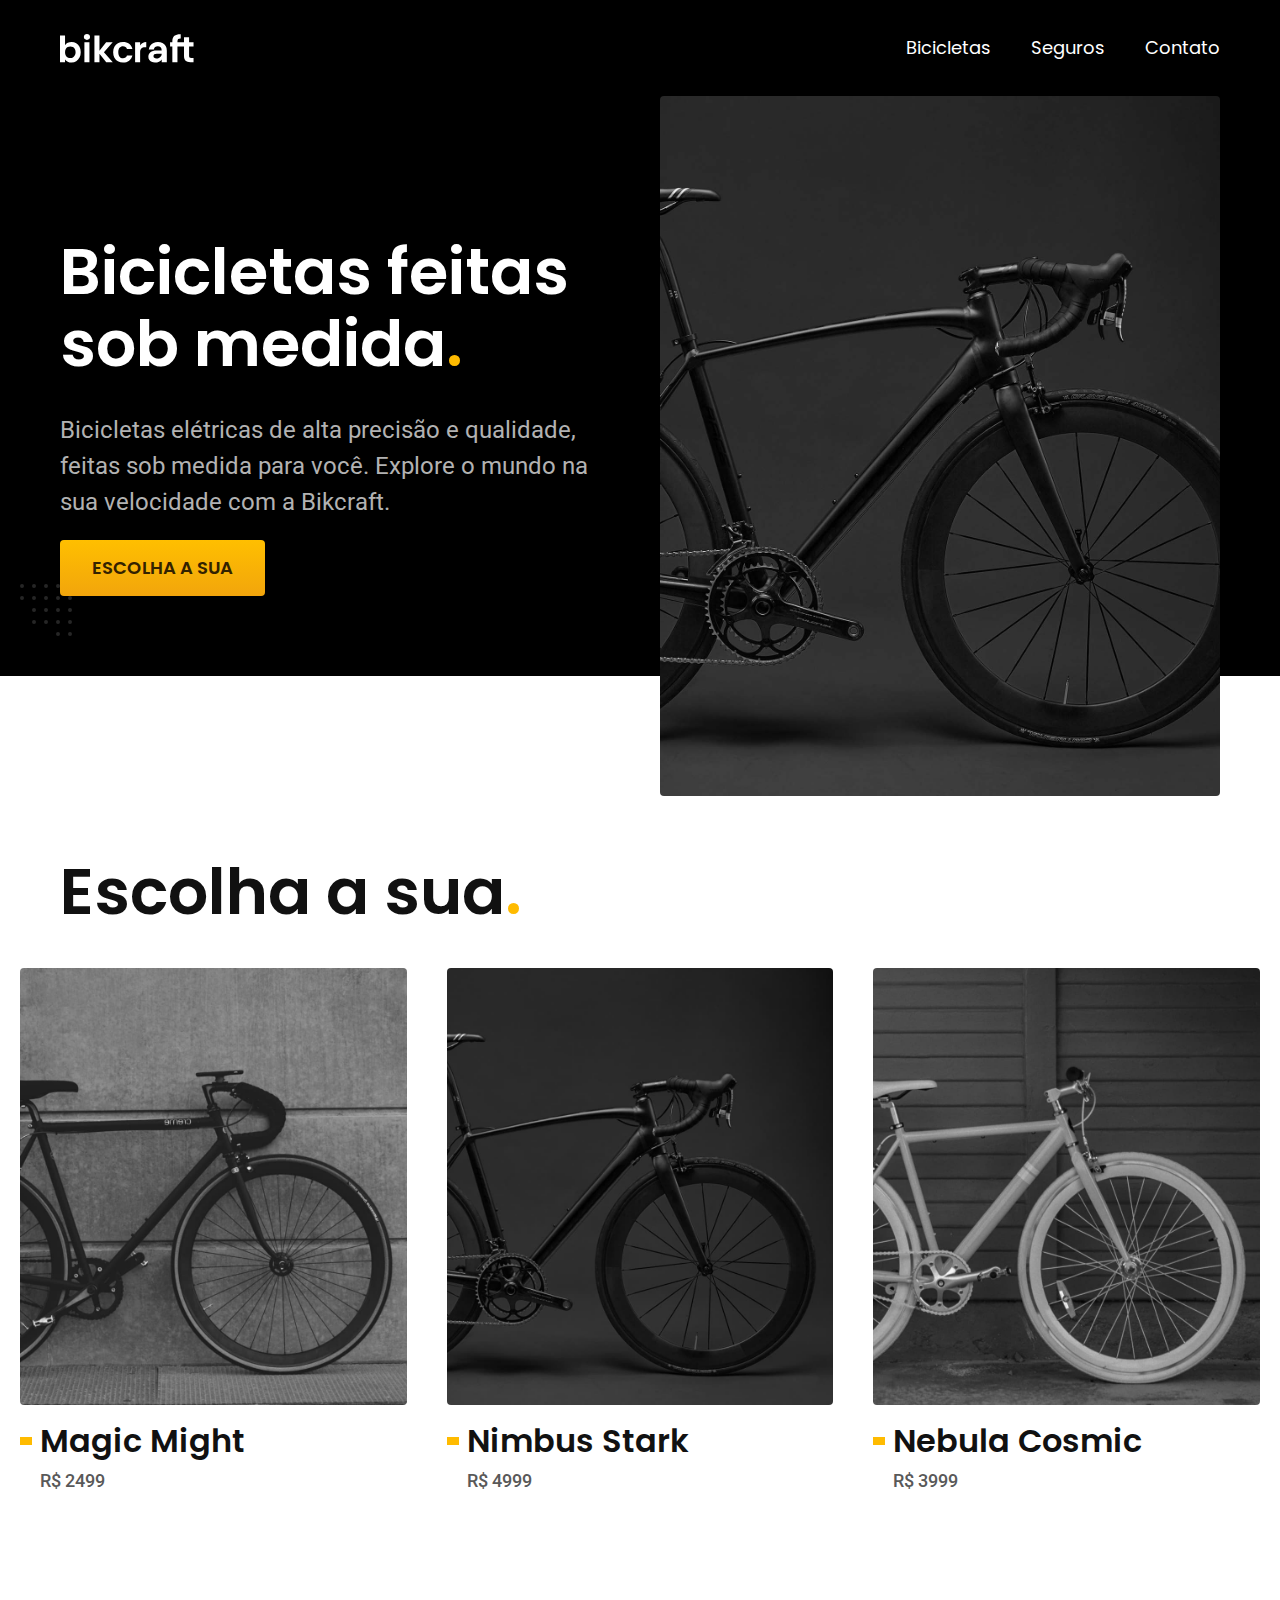
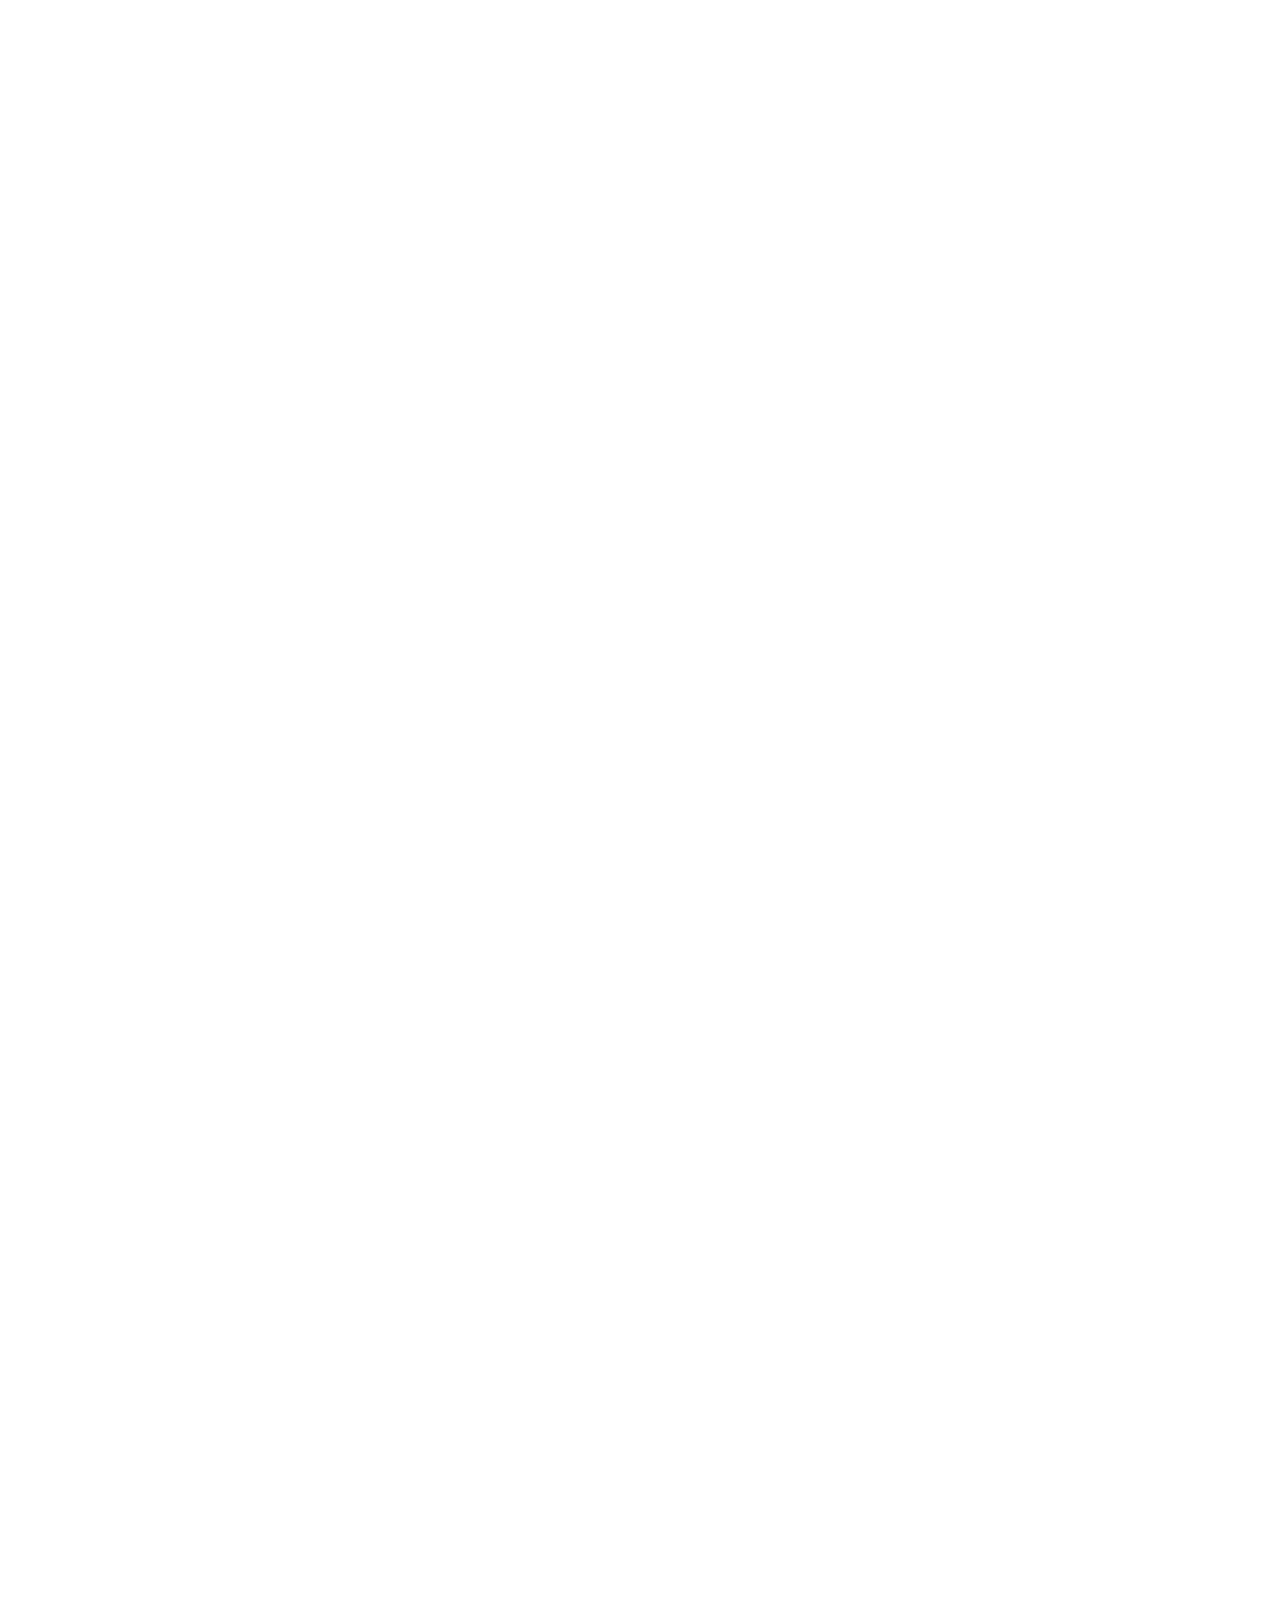
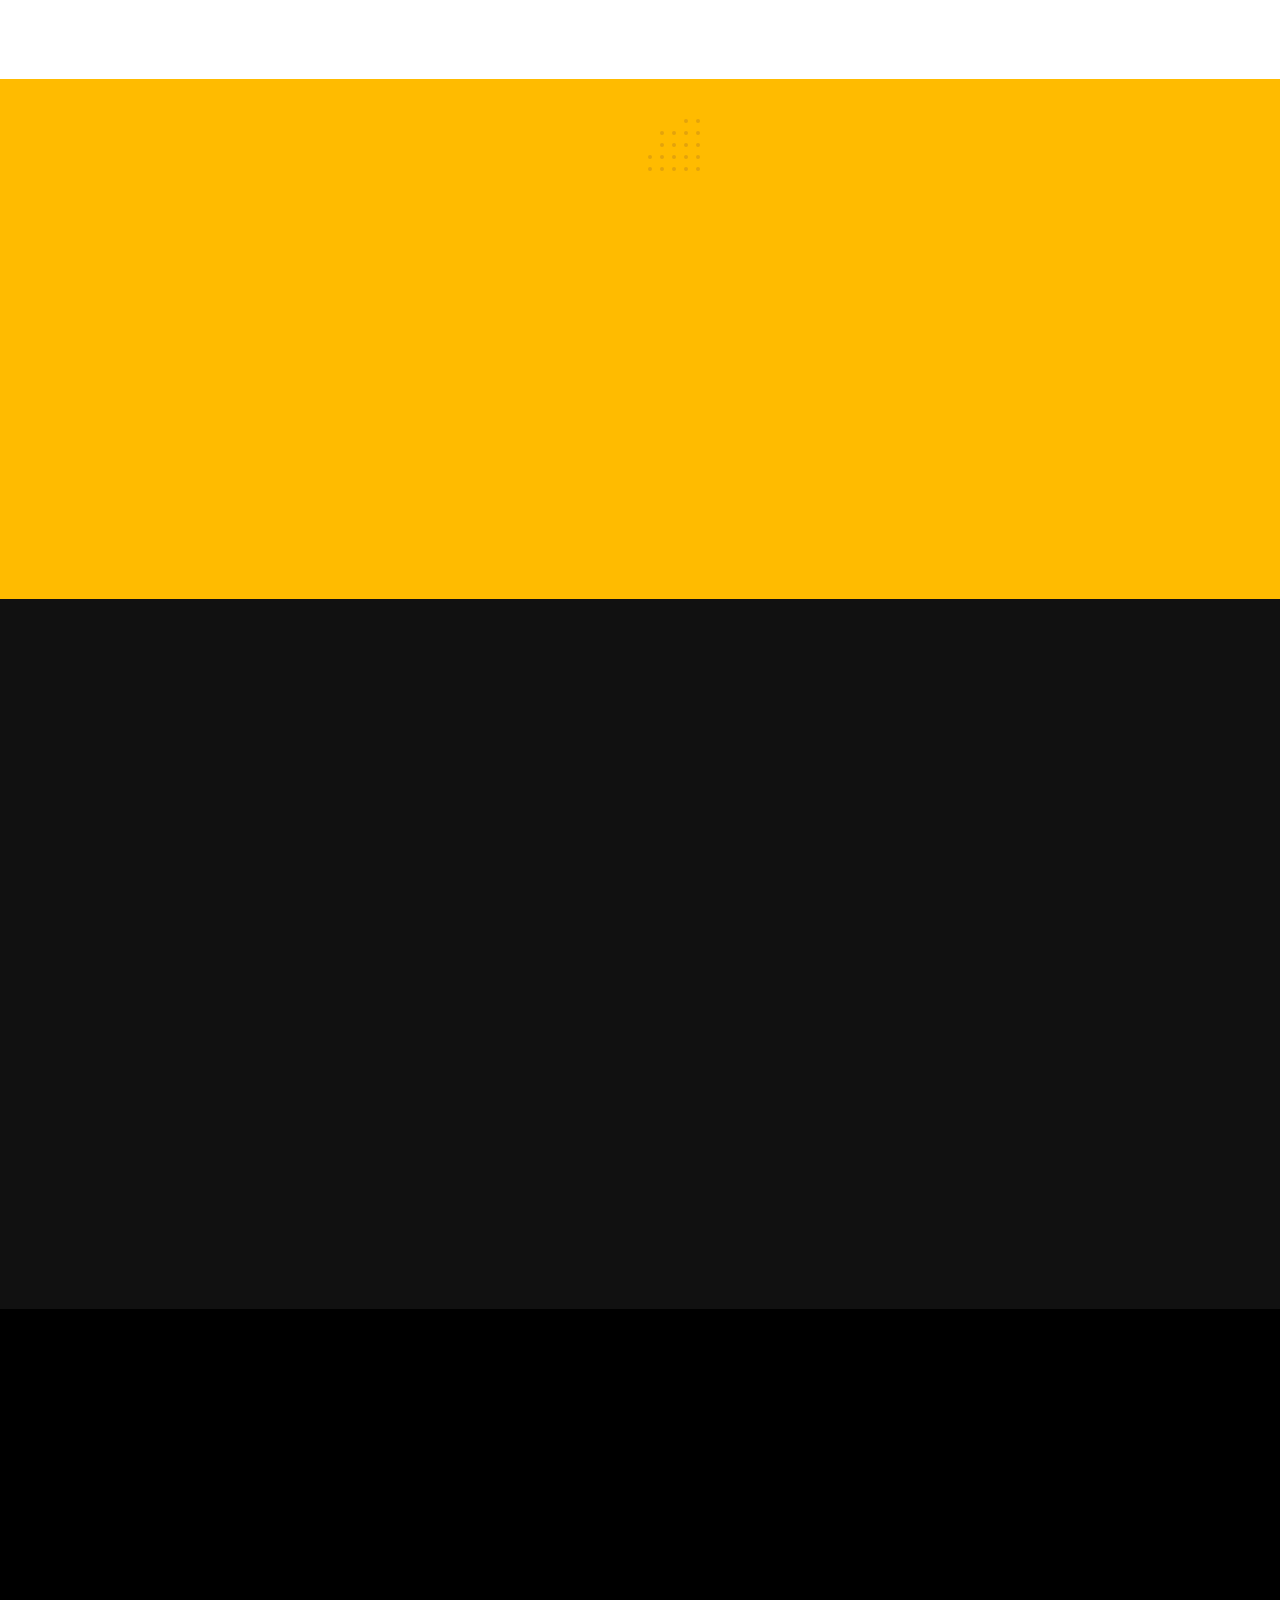
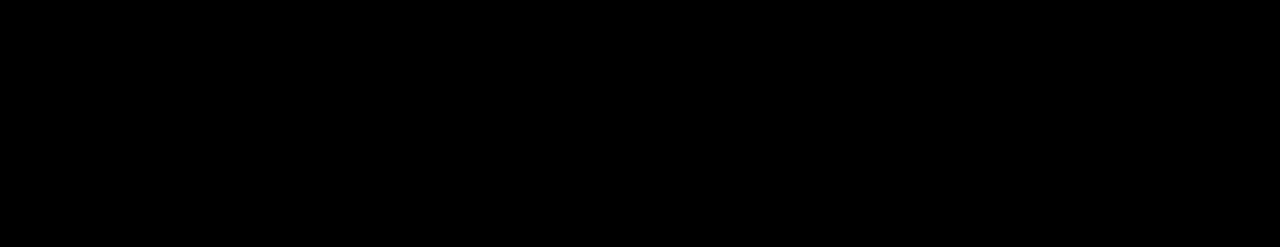
<file: index.html>
<!DOCTYPE html>
<html lang="pt-br">
<head>
    <meta charset="UTF-8" />
    <meta name="viewport" content="width=device-width, initial-scale=1.0" />

    <title>Bikcraft - Bicicletas Elétricas</title>
    <meta name="description" content="Bicicletas elétricas de alta precisão e qualidade,  feitas sob medida para o cliente. Explore o mundo na sua velocidade com a Bikcraft."/>
    <meta property="og:title" content="Bikcraft - Bicicletas em fino acabamento" />

    <link rel="shortcut icon" href="./img/favicon.svg" type="image/svg+xml">
    <link rel="stylesheet" href="./plugins/animate.css">
    <link rel="preload" href="./css/style.css" as="style">
    <link rel="stylesheet" href="./css/style.css" />
    <link rel="preconnect" href="https://fonts.googleapis.com">
    <link rel="preconnect" href="https://fonts.gstatic.com" crossorigin>
    <link href="https://fonts.googleapis.com/css2?family=Merriweather:ital,wght@1,900&family=Poppins:wght@400;600&family=Roboto:wght@500&display=swap" rel="stylesheet">
</head>
<body>
    <header class="header-bg">
        <div class="header container animated fadeIn delay-01s">
            <a href="./index.html">
                <img src="./img/bikcraft.svg" width="136" height="32" alt="Bikcraft" />
            </a>

            <nav aria-label="primaria">
                <ul class="header-menu font-1-m cor-0">
                    <li><a href="./bicicletas.html">Bicicletas</a></li>
                    <li><a href="./seguros.html">Seguros</a></li>
                    <li><a href="./contato.html">Contato</a></li>
                </ul>
            </nav>
        </div>
    </header>

    <main class="introducao-bg">
        <div class="introducao container">
            <div class="introducao-conteudo">
                <h1 class="font-1-xxl cor-0 animated fadeInLeft delay-01s">
                    Bicicletas feitas sob medida<span class="cor-p1">.</span>
                </h1>
                <p class="font-2-l cor-5 animated fadeInLeft delay-03s">
                    Bicicletas elétricas de alta precisão e qualidade,
                    feitas sob medida para você. Explore o mundo na sua
                    velocidade com a Bikcraft.
                </p>
                <a class="botao animated fadeInLeft delay-04s" href="./bicicletas.html">Escolha a sua</a>
            </div>
            <picture>
                <source media="(max-width: 767px)" srcset="./img/bicicletas/nimbus.jpg">
                <img class="animated fadeIn delay-05s" src="./img/fotos/introducao.jpg" width="1280" height="1600" alt="Bicicleta elétrica preta."/>
            </picture>
        </div>
    </main>

    <article class="bicicletas-lista wow fadeInUp delay-03s">
        <h2 class="container font-1-xxl">Escolha a sua<span class="cor-p1">.</span></h2>
        <ul>
            <li>
                <a href="./bicicletas/magic.html">
                    <img src="./img/bicicletas/magic-home.jpg" width="920" height="1040" alt="Bicicleta preta">
                    <h3 class="font-1-xl">Magic Might</h3>
                    <span class="font-2-m cor-8">R$ 2499</span>
                </a>
            </li>
            <li>
                <a href="./bicicletas/nimbus.html">
                    <img src="./img/bicicletas/nimbus-home.jpg" width="920" height="1040" alt="Bicicleta preta">
                    <h3 class="font-1-xl">Nimbus Stark</h3>
                    <span class="font-2-m cor-8">R$ 4999</span>
                </a>
            </li>
            <li>
                <a href="./bicicletas/nebula.html">
                    <img src="./img/bicicletas/nebula-home.jpg" width="920" height="1040" alt="Bicicleta preta">
                    <h3 class="font-1-xl">Nebula Cosmic</h3>
                    <span class="font-2-m cor-8">R$ 3999</span>
                </a>
            </li>
        </ul>
    </article>

    <article class="tecnologia-bg wow fadeIn">
        <div class="tecnologia container">
            <div class="tecnologia-conteudo">
                <span class="font-2-l-b cor-5 wow fadeInUp">Tecnologia avançada</span>
                <h2 class="font-1-xxl cor-0 wow fadeInLeft delay-01s">você escolhe as suas cores e componentes<span class="cor-p1">.</span></h2>
                <p class="font-2-l cor-5 wow fadeInLeft delay-01s">
                    Cada Bikcraft é única e possui a sua identidade. As medidas serão exatas para o seu corpo e altura, garantindo maior conforto e ergonomia na sua pedalada. Você pode também personalizar completamente as suas cores.
                </p>
                <a class="link wow fadeIn" href="./bicicletas.html">Escolha um modelo</a>
                <div class="tecnologia-vantagens">
                    <div class="wow fadeInUp delay-01s">
                        <img src="./img/icones/eletrica.svg" width="24" height="24" alt="">
                        <h3 class="font-1-m cor-0">Motor elétrico</h3>
                        <p class="font-2-s cor-5">
                            Toda Bikcraft é equipada com um motor elétrico que possui duração de até 120h. A bateria é recarregada com a sua energia gasta ao pedalar.
                        </p>
                    </div>
                    <div class="wow fadeInUp delay-03s">
                        <img src="./img/icones/rastreador.svg" width="24" height="24" alt="">
                        <h3 class="font-1-m cor-0">Rastreador</h3>
                        <p class="font-2-s cor-5">
                            Sabemos o quão preciosa é a sua Bikcraft, por isso adicionamos rastreadores e sistemas anti-furto para garantir o seu sossego.
                        </p>
                    </div>
                </div>
            </div>
            <div class="tecnologia-imagem">
                <img class="wow fadeIn delay-05s" src="./img/fotos/tecnologia.jpg" width="1200" height="1920" alt="">
            </div>
        </div>
    </article>

    <section class="parceiros" aria-label="Nossos Parceiros">
        <h2 class="container font-1-xxl wow fadeIn delay-01s">Nossos parceiros<span class="cor-p1">.</span></h2>
        <ul class="wow fadeInUp delay-03s">
            <li><img src="./img/parceiros/caravan.svg" width="140" height="38" alt="caravan"></li>
            <li><img src="./img/parceiros/ranek.svg" width="149" height="36" alt="ranek"></li>
            <li><img src="./img/parceiros/handel.svg" width="139" height="50" alt="handel"></li>
            <li><img src="./img/parceiros/dogs.svg" width="152" height="39" alt="dogs"></li>
            <li><img src="./img/parceiros/lescone.svg" width="208" height="41" alt="lescone"></li>
            <li><img src="./img/parceiros/flexblog.svg" width="165" height="38" alt="flexblog"></li>
            <li><img src="./img/parceiros/wildbeast.svg" width="196" height="34" alt="wildbeast"></li>
            <li><img src="./img/parceiros/surfbot.svg" width="200" height="49" alt="surfbot"></li>
        </ul>
    </section>

    <section class="depoimento" aria-label="Depoimento">
        <div>
            <img class="wow fadeIn delay-01s" src="./img/fotos/depoimento.jpg" width="1560" height="1360" alt="Pessoa pedalando uma bicicleta Bikcraft">
        </div>
        <div class="depoimento-conteudo wow fadeIn delay-01s">
            <blockquote class="font-1-xl cor-p5">
                <p>
                    Pedalar sempre foi a minha paixão, o que o pessoal da Bikcraft fez foi intensificar o meu amor por esta atividade. Recomendo à todos que amo.
                </p>
            </blockquote>
            <span class="font-1-m-b cor-p4">Ana Júlia</span>
        </div>
    </section>

    <article class="seguros-bg">
        <div class="seguros container">
            <h2 class="font-1-xxl cor-0 wow fadeIn delay-01s">Seguros<span class="cor-p1">.</span></h2>
            <div class="seguros-item wow fadeInLeft delay-01s">
                <h3 class="font-1-xl cor-6">Prata</h3>
                <span class="font-1-xl cor-0">R$ 199 <span class="font-1-xs cor-6">mensal</span></span>
                <ul class="font-2-m cor-0">
                    <li>Duas trocas por ano</li>
                    <li>Assistência técnica</li>
                    <li>Suporte 08h às 18h</li>
                    <li>Cobertura estadual</li>
                </ul>
                <a class="botao secundario" href="./orcamento.html?tipo=seguro&produto=prata">Inscreva-se</a>
            </div>
            <div class="seguros-item wow fadeInRight delay-01s">
                <h3 class="font-1-xl cor-p1">Ouro</h3>
                <span class="font-1-xl cor-0">R$ 299 <span class="font-1-xs cor-6">mensal</span></span>
                <ul class="font-2-m cor-0">
                    <li>Cinco trocas por ano</li>
                    <li>Assistência especial</li>
                    <li>Suporte 24h</li>
                    <li>Cobertura nacional</li>
                    <li>Desconto em parceiros</li>
                    <li>Acesso ao Clube Bikcraft</li>
                </ul>
                <a class="botao" href="./orcamento.html?tipo=seguro&produto=ouro">Inscreva-se</a>
            </div>
        </div>
    </article>

    <footer class="footer-bg">
        <div class="footer container wow fadeIn delay-01s">
            <a href="#">
                <img src="./img/bikcraft.svg" width="136" height="32" alt="Bikcraft" />
            </a>
            <div class="footer-contato">
                <h3 class="font-2-l-b cor-0">Contato</h3>
                <ul class="font-2-m cor-5">
                    <li><a href="tel:555199999999" target="_blank" rel="noopener noreferrer">+55 51 99999-9999</a></li>
                    <li><a href="mailto:contato@bikcraft.com">contato@bikcraft.com</a></li>
                    <li>Rua projeto academico, 123 - Origamid</li>
                    <li>Porto-Alegre - RS</li>
                </ul>
                <div class="footer-redes">
                    <a href="https://www.instagram.com/" target="_blank" rel="noopener noreferrer">
                        <img src="./img/redes/instagram.svg" width="32" height="32" alt="Instagram">
                    </a>
                    <a href="https://www.facebook.com/" target="_blank" rel="noopener noreferrer">
                        <img src="./img/redes/facebook.svg" width="32" height="32" alt="Facebook">
                    </a>
                    <a href="https://www.youtube.com/" target="_blank" rel="noopener noreferrer">
                        <img src="./img/redes/youtube.svg" width="32" height="32" alt="Youtube">
                    </a>
                </div>
            </div>
            <div class="footer-informacoes">
                <h3 class="font-2-l-b cor-0">Informações</h3>
                <nav>
                    <ul class="font-1-m cor-5">
                        <li><a href="./bicicletas.html">Bicicletas</a></li>
                        <li><a href="./seguros.html">Seguros</a></li>
                        <li><a href="./contato.html">Contato</a></li>
                        <li><a href="./termos.html">Termos</a></li>
                    </ul>
                </nav>
            </div>
            <p class="footer-copy font-2-m cor-6">Bikcraft © Alguns direitos reservados.</p>
        </div>
    </footer>

    <script src="./plugins/wow.min.js"></script>
    <script src="./js/script.js"></script>
    <script>
		new WOW().init();
	</script>
</body>
</html>
</file>
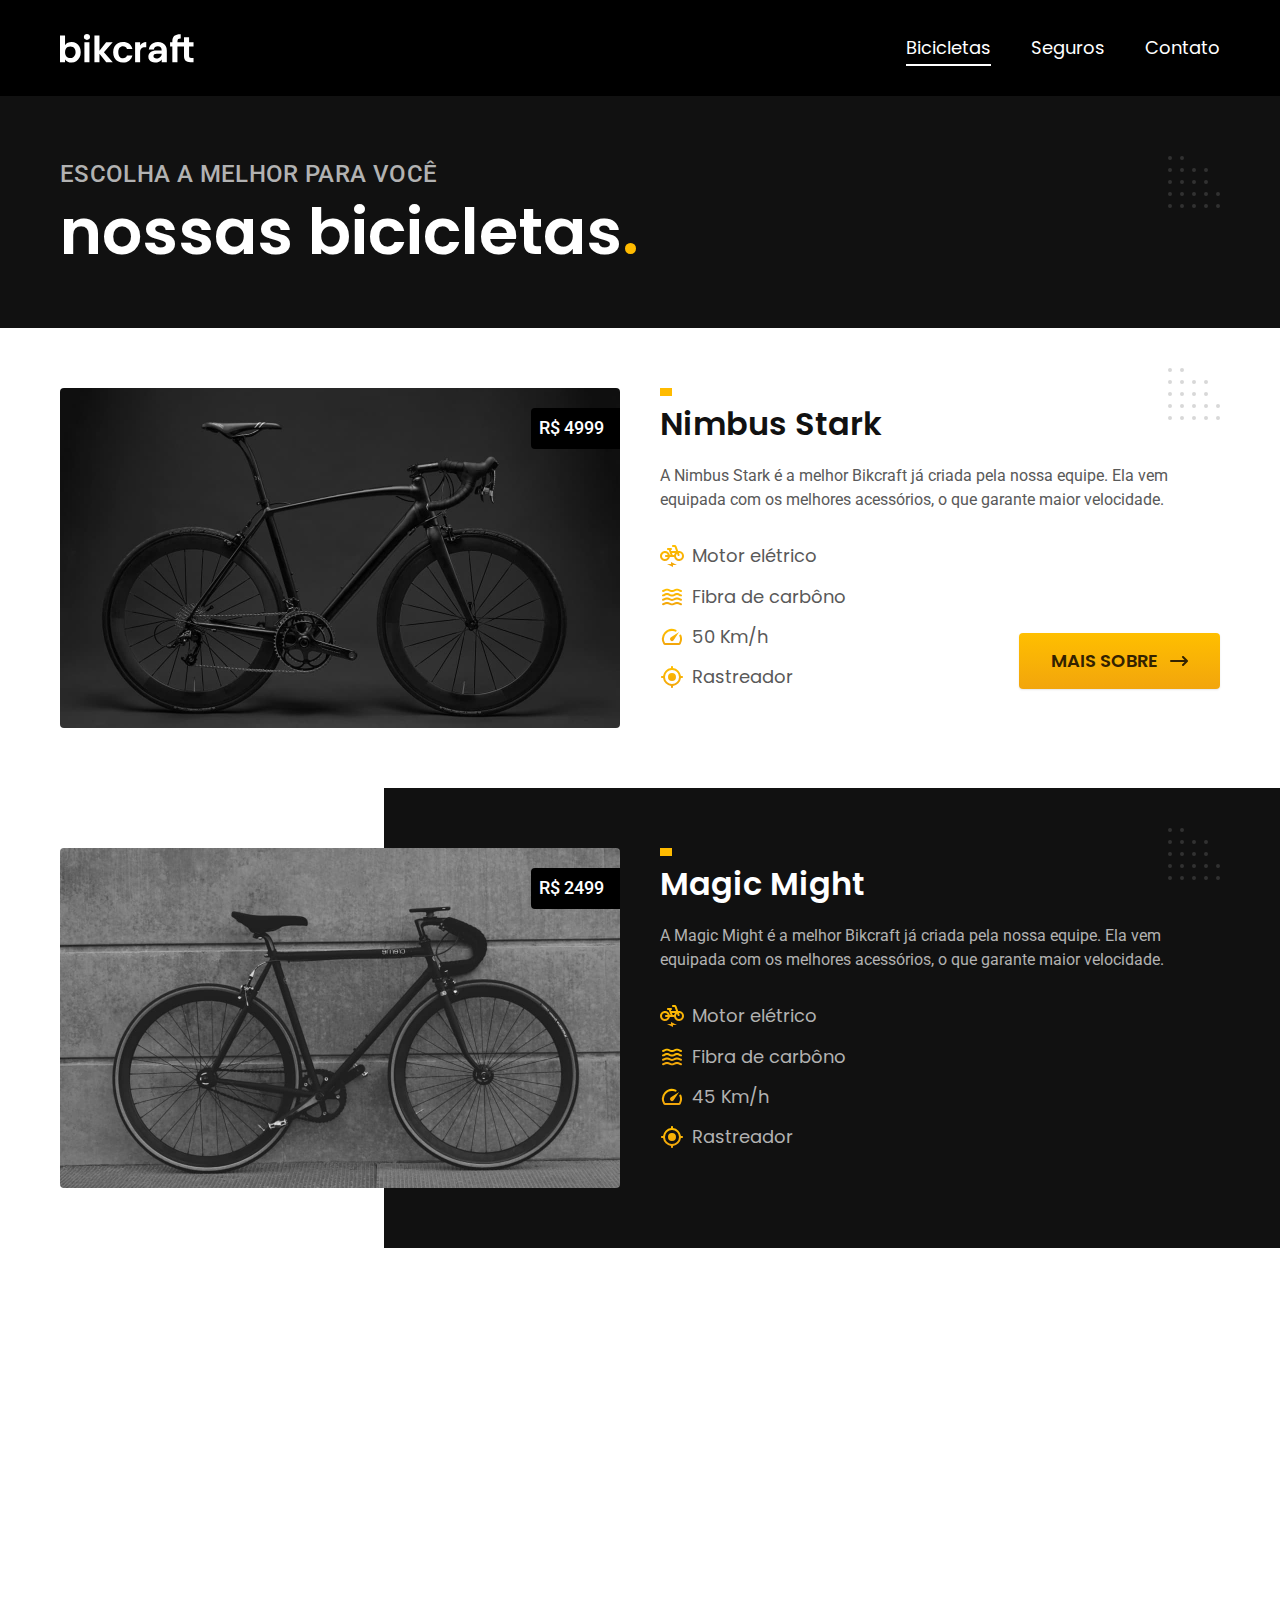
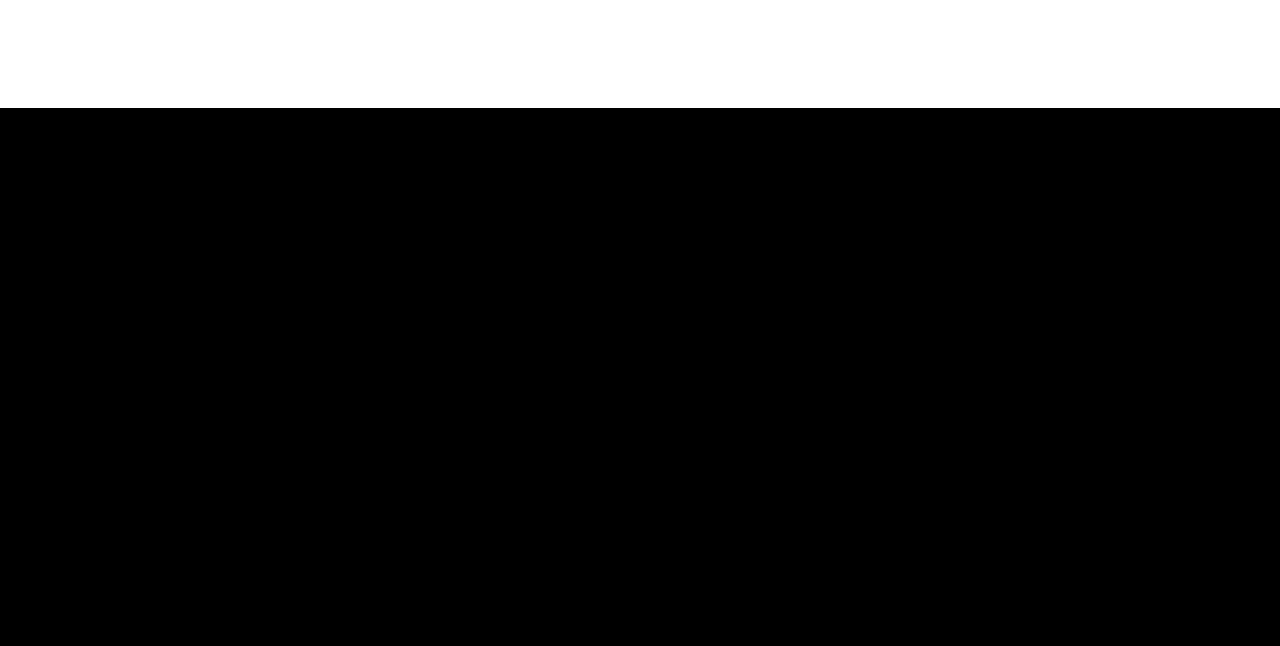
<file: bicicletas.html>
<!DOCTYPE html>
<html lang="pt-br">
<head>
    <meta charset="UTF-8" />
    <meta name="viewport" content="width=device-width, initial-scale=1.0" />

    <title>Bicicletas | Bikcraft</title>
    <meta name="description" content="Bicicletas Bikcraft em fino acabamento."/>

    <link rel="shortcut icon" href="./img/favicon.svg" type="image/svg+xml">
    <link rel="stylesheet" href="./plugins/animate.css">
    <link rel="preload" href="./css/style.css" as="style">
    <link rel="stylesheet" href="./css/style.css" />
    <link rel="preconnect" href="https://fonts.googleapis.com">
    <link rel="preconnect" href="https://fonts.gstatic.com" crossorigin>
    <link href="https://fonts.googleapis.com/css2?family=Merriweather:ital,wght@1,900&family=Poppins:wght@400;600&family=Roboto:wght@500&display=swap" rel="stylesheet">
</head>
<body id="bicicletas">
    <header class="header-bg">
        <div class="header container animated fadeIn delay-01s">
            <a href="./index.html">
                <img src="./img/bikcraft.svg" width="136" height="32" alt="Bikcraft" />
            </a>

            <nav aria-label="primaria">
                <ul class="header-menu font-1-m cor-0">
                    <li><a href="./bicicletas.html">Bicicletas</a></li>
                    <li><a href="./seguros.html">Seguros</a></li>
                    <li><a href="./contato.html">Contato</a></li>
                </ul>
            </nav>
        </div>
    </header>

    <main>
        <div class="titulo-bg">
            <div class="titulo container">
                <p class="font-2-l-b cor-5">Escolha a melhor para você</p>
                <h1 class="font-1-xxl cor-0 animated fadeInLeft delay-01s">nossas bicicletas<span class="cor-p1">.</span></h1>
            </div>
        </div>

        <div class="bicicletas container animated fadeInLeft delay-03s">
            <div class="bicicletas-imagem">
                <img src="./img/bicicletas/nimbus.jpg" width="1120" height="680" alt="Bicicleta preta">
                <span class="font-2-m cor-0">R$ 4999</span>
            </div>
            <div class="bicicletas-conteudo">
                <h2 class="font-1-xl">Nimbus Stark</h2>
                <p class="font-2-s cor-8">A Nimbus Stark é a melhor Bikcraft já criada pela nossa equipe. Ela vem equipada com os melhores acessórios, o que garante maior velocidade.</p>
                <ul class="font-1-m cor-8">
                    <li>
                        <img src="./img/icones/eletrica.svg" width="24" height="24" alt="">
                        Motor elétrico
                    </li>
                    <li>
                        <img src="./img/icones/carbono.svg" width="24" height="24" alt="">
                        Fibra de carbôno
                    </li>
                    <li>
                        <img src="./img/icones/velocidade.svg" width="24" height="24" alt="">
                        50 Km/h
                    </li>
                    <li>
                        <img src="./img/icones/rastreador.svg" width="24" height="24" alt="">
                        Rastreador
                    </li>
                </ul>
                <a href="./bicicletas/nimbus.html" class="botao seta wow fadeIn delay-02s">Mais sobre</a>
            </div>
        </div>

        <div class="bicletas-bg">
            <div class="bicicletas container wow fadeInLeft delay-04s">
                <div class="bicicletas-imagem">
                    <img src="./img/bicicletas/magic.jpg" width="1120" height="680" alt="Bicicleta preta">
                    <span class="font-2-m cor-0">R$ 2499</span>
                </div>
                <div class="bicicletas-conteudo">
                    <h2 class="font-1-xl cor-0">Magic Might</h2>
                    <p class="font-2-s cor-5">A Magic Might é a melhor Bikcraft já criada pela nossa equipe. Ela vem equipada com os melhores acessórios, o que garante maior velocidade.</p>
                    <ul class="font-1-m cor-5">
                        <li>
                            <img src="./img/icones/eletrica.svg" width="24" height="24" alt="">
                            Motor elétrico
                        </li>
                        <li>
                            <img src="./img/icones/carbono.svg" width="24" height="24" alt="">
                            Fibra de carbôno
                        </li>
                        <li>
                            <img src="./img/icones/velocidade.svg" width="24" height="24" alt="">
                            45 Km/h
                        </li>
                        <li>
                            <img src="./img/icones/rastreador.svg" width="24" height="24" alt="">
                            Rastreador
                        </li>
                    </ul>
                    <a href="./bicicletas/magic.html" class="botao seta wow fadeIn delay-02s">Mais sobre</a>
                </div>
            </div>
        </div>

        <div class="bicicletas container wow fadeInLeft delay-05s">
            <div class="bicicletas-imagem">
                <img src="./img/bicicletas/nebula.jpg" width="1120" height="680" alt="Bicicleta cinza">
                <span class="font-2-m cor-0">R$ 3999</span>
            </div>
            <div class="bicicletas-conteudo">
                <h2 class="font-1-xl">Nebula Cosmic</h2>
                <p class="font-2-s cor-8">A Nebula Cosmic é a melhor Bikcraft já criada pela nossa equipe. Ela vem equipada com os melhores acessórios, o que garante maior velocidade.</p>
                <ul class="font-1-m cor-8">
                    <li>
                        <img src="./img/icones/eletrica.svg" width="24" height="24" alt="">
                        Motor elétrico
                    </li>
                    <li>
                        <img src="./img/icones/carbono.svg" width="24" height="24" alt="">
                        Fibra de carbôno
                    </li>
                    <li>
                        <img src="./img/icones/velocidade.svg" width="24" height="24" alt="">
                        40 Km/h
                    </li>
                    <li>
                        <img src="./img/icones/rastreador.svg" width="24" height="24" alt="">
                        Rastreador
                    </li>
                </ul>
                <a href="./bicicletas/nebula.html" class="botao seta wow fadeIn delay-02s">Mais sobre</a>
            </div>
        </div>
    </main>

    <footer class="footer-bg">
        <div class="footer container wow fadeIn delay-01s">
            <a href="#">
                <img src="./img/bikcraft.svg" width="136" height="32" alt="Bikcraft" />
            </a>
            <div class="footer-contato">
                <h3 class="font-2-l-b cor-0">Contato</h3>
                <ul class="font-2-m cor-5">
                    <li><a href="tel:555199999999" target="_blank" rel="noopener noreferrer">+55 51 99999-9999</a></li>
                    <li><a href="mailto:contato@bikcraft.com">contato@bikcraft.com</a></li>
                    <li>Rua projeto academico, 123 - Origamid</li>
                    <li>Porto-Alegre - RS</li>
                </ul>
                <div class="footer-redes">
                    <a href="https://www.instagram.com/" target="_blank" rel="noopener noreferrer">
                        <img src="./img/redes/instagram.svg" width="32" height="32" alt="Instagram">
                    </a>
                    <a href="https://www.facebook.com/" target="_blank" rel="noopener noreferrer">
                        <img src="./img/redes/facebook.svg" width="32" height="32" alt="Facebook">
                    </a>
                    <a href="https://www.youtube.com/" target="_blank" rel="noopener noreferrer">
                        <img src="./img/redes/youtube.svg" width="32" height="32" alt="Youtube">
                    </a>
                </div>
            </div>
            <div class="footer-informacoes">
                <h3 class="font-2-l-b cor-0">Informações</h3>
                <nav>
                    <ul class="font-1-m cor-5">
                        <li><a href="./bicicletas.html">Bicicletas</a></li>
                        <li><a href="./seguros.html">Seguros</a></li>
                        <li><a href="./contato.html">Contato</a></li>
                        <li><a href="./termos.html">Termos</a></li>
                    </ul>
                </nav>
            </div>
            <p class="footer-copy font-2-m cor-6">Bikcraft © Alguns direitos reservados.</p>
        </div>
    </footer>

    <script src="./plugins/wow.min.js"></script>
    <script src="./js/script.js"></script>
    <script>
		new WOW().init();
	</script>
</body>
</html>
</file>
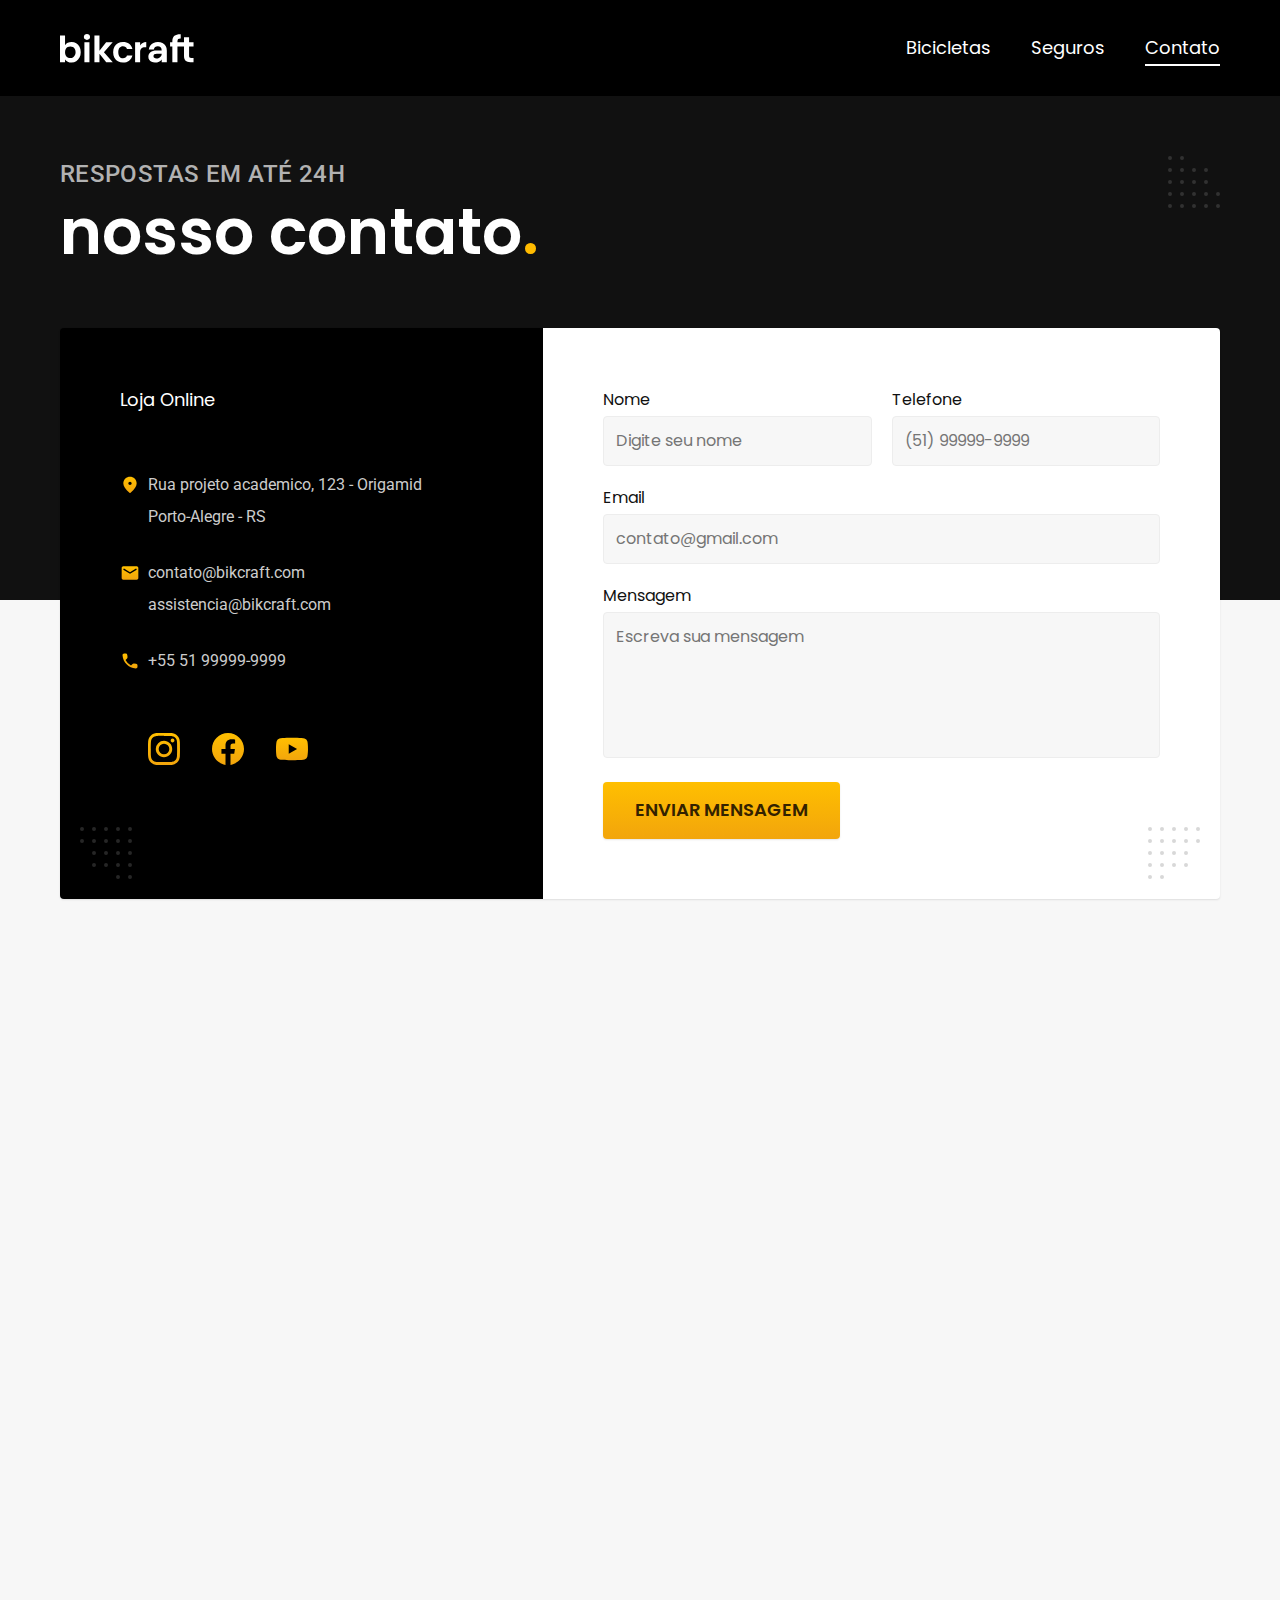
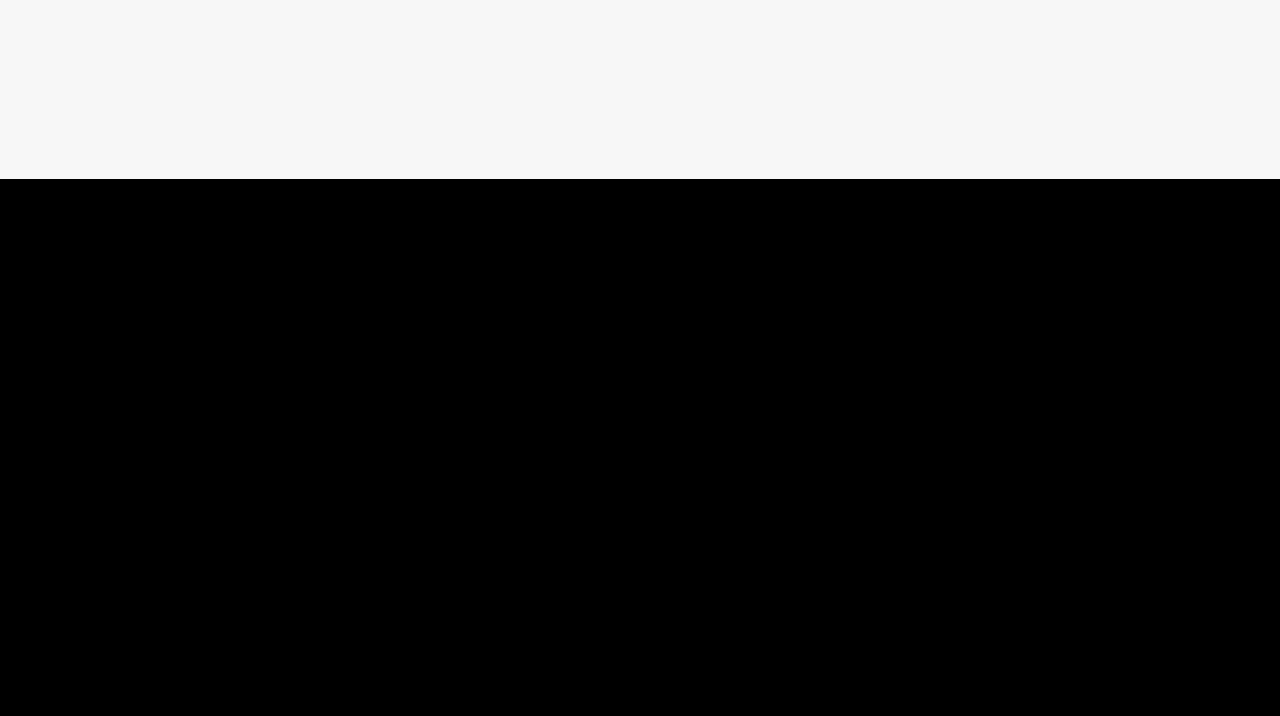
<file: contato.html>
<!DOCTYPE html>
<html lang="pt-br">
<head>
    <meta charset="UTF-8" />
    <meta name="viewport" content="width=device-width, initial-scale=1.0" />

    <title>Contato | Bikcraft</title>
    <meta name="description" content="Termos e condições"/>

    <link rel="shortcut icon" href="./img/favicon.svg" type="image/svg+xml">
    <link rel="stylesheet" href="./plugins/animate.css">
    <link rel="preload" href="./css/style.css" as="style">
    <link rel="stylesheet" href="./css/style.css" />
    <link rel="preconnect" href="https://fonts.googleapis.com">
    <link rel="preconnect" href="https://fonts.gstatic.com" crossorigin>
    <link href="https://fonts.googleapis.com/css2?family=Merriweather:ital,wght@1,900&family=Poppins:wght@400;600&family=Roboto:wght@500&display=swap" rel="stylesheet">
</head>
<body id="contato">
    <header class="header-bg">
        <div class="header container animated fadeIn delay-01s">
            <a href="./index.html">
                <img src="./img/bikcraft.svg" width="136" height="32" alt="Bikcraft" />
            </a>

            <nav aria-label="primaria">
                <ul class="header-menu font-1-m cor-0">
                    <li><a href="./bicicletas.html">Bicicletas</a></li>
                    <li><a href="./seguros.html">Seguros</a></li>
                    <li><a href="./contato.html">Contato</a></li>
                </ul>
            </nav>
        </div>
    </header>

    <main>
        <div class="titulo-bg">
            <div class="titulo container">
                <p class="font-2-l-b cor-5">Respostas em até 24h</p>
                <h1 class="font-1-xxl cor-0 animated fadeInLeft delay-01s">nosso contato<span class="cor-p1">.</span></h1>
            </div>
        </div>

        <div class="contato container animated fadeInUp delay-01s">
            <section class="contato-dados" aria-label="Endereço">
                <h2 class="font-1-m cor-0">Loja Online</h2>
                <div class="contato-endereco font-2-s cor-4">
                    <p>Rua projeto academico, 123 - Origamid</p>
                    <p>Porto-Alegre - RS</p>
                </div>
                <address class="contato-meios font-2-s cor-4">
                    <a href="mailto:contato@bikcraft.com">contato@bikcraft.com</a>
                    <a href="mailto:assistencia@bikcraft.com">assistencia@bikcraft.com</a>
                    <a href="tel:555199999999" target="_blank" rel="noopener noreferrer">+55 51 99999-9999</a>
                </address>
                <div class="contato-redes">
                    <a href="https://www.instagram.com/" target="_blank" rel="noopener noreferrer">
                        <img src="./img/redes/instagram-p.svg" width="32" height="32" alt="Instagram">
                    </a>
                    <a href="https://www.facebook.com/" target="_blank" rel="noopener noreferrer">
                        <img src="./img/redes/facebook-p.svg" width="32" height="32" alt="Facebook">
                    </a>
                    <a href="https://www.youtube.com/" target="_blank" rel="noopener noreferrer">
                        <img src="./img/redes/youtube-p.svg" width="32" height="32" alt="Youtube">
                    </a>
                </div>
            </section>
            <section class="contato-formulario svg-26px" aria-label="Formulário">
                <form class="form" action="#">
                    <div>
                        <label for="nome">Nome</label>
                        <input type="text" id="nome" name="nome" placeholder="Digite seu nome">
                    </div>
                    <div>
                        <label for="telefone">Telefone</label>
                        <input type="text" id="telefone" name="telefone" placeholder="(51) 99999-9999">
                    </div>
                    <div class="col-2 ">
                        <label for="email">Email</label>
                        <input type="text" id="email" name="email" placeholder="contato@gmail.com">
                    </div>
                    <div class="col-2 ">
                        <label for="mensagem">Mensagem</label>
                        <textarea name="mensagem" id="mensagem" rows="5" placeholder="Escreva sua mensagem"></textarea>
                    </div>
                    <button class="botao col-2 ">Enviar mensagem</button>
                </form>
            </section>
        </div>
    </main>

    <article class="lojas container">
        <h2 class="font-1-xxl wow fadeIn delay-01s">lojas locais<span class="cor-p1">.</span></h2>
        <div class="lojas-item wow fadeInLeft delay-02s">
            <img src="./img/lojas/rj.jpg" width="1120" height="520" alt="mapa marcando o endereço em Rua projeto academico 123 - Rio de Janeiro - RJ"/>
            <div class="lojas-conteudo">
                <h3 class="font-1-xl">Rio de Janeiro</h3>
                <div class="lojas-dados font-2-s cor-8">
                    <p>Rua Ali Perto, 25</p>
                    <p>Rio de Janeiro - RJ</p>
                </div>
                <div class="lojas-dados font-2-s cor-8">
                    <a href="mailto:rj@bikcraft.com">rj@bikcraft.com</a>
                    <a href="tel:+552199999999" target="_blank" rel="noopener noreferrer">+55 21 99999-9999</a>
                </div>
                <p class="lojas-tempo font-1-s">
                    <img src="./img/icones/horario.svg" width="20" height="20" alt="" />08-18h de seg à dom
                </p>
            </div>
        </div>

        <div class="lojas-item wow fadeInRight delay-02s">
            <img src="./img/lojas/sp.jpg" width="1120" height="520" alt="mapa marcando o endereço em Rua projeto academico 456 - São Paulo - SP"/>
            <div class="lojas-conteudo">
                <h3 class="font-1-xl">São Paulo</h3>
                <div class="lojas-dados font-2-s cor-8">
                    <p>Rua Ali Perto, 25</p>
                    <p>São Paulo - SP</p>
                </div>
                <div class="lojas-dados font-2-s cor-8">
                    <a href="mailto:sp@bikcraft.com">sp@bikcraft.com</a>
                    <a href="tel:+551199999999" target="_blank" rel="noopener noreferrer">+55 11 99999-9999</a>
                </div>
                <p class="lojas-tempo font-1-s">
                    <img src="./img/icones/horario.svg" width="20" height="20" alt="" />08-18h de seg à dom
                </p>
            </div>
        </div>
    </article>

    <footer class="footer-bg">
        <div class="footer container wow fadeIn delay-01s">
            <a href="#">
                <img src="./img/bikcraft.svg" width="136" height="32" alt="Bikcraft" />
            </a>
            <div class="footer-contato">
                <h3 class="font-2-l-b cor-0">Contato</h3>
                <ul class="font-2-m cor-5">
                    <li><a href="tel:555199999999" target="_blank" rel="noopener noreferrer">+55 51 99999-9999</a></li>
                    <li><a href="mailto:contato@bikcraft.com">contato@bikcraft.com</a></li>
                    <li>Rua projeto academico, 123 - Origamid</li>
                    <li>Porto-Alegre - RS</li>
                </ul>
                <div class="footer-redes">
                    <a href="https://www.instagram.com/" target="_blank" rel="noopener noreferrer">
                        <img src="./img/redes/instagram.svg" width="32" height="32" alt="Instagram">
                    </a>
                    <a href="https://www.facebook.com/" target="_blank" rel="noopener noreferrer">
                        <img src="./img/redes/facebook.svg" width="32" height="32" alt="Facebook">
                    </a>
                    <a href="https://www.youtube.com/" target="_blank" rel="noopener noreferrer">
                        <img src="./img/redes/youtube.svg" width="32" height="32" alt="Youtube">
                    </a>
                </div>
            </div>
            <div class="footer-informacoes">
                <h3 class="font-2-l-b cor-0">Informações</h3>
                <nav>
                    <ul class="font-1-m cor-5">
                        <li><a href="./bicicletas.html">Bicicletas</a></li>
                        <li><a href="./seguros.html">Seguros</a></li>
                        <li><a href="./contato.html">Contato</a></li>
                        <li><a href="./termos.html">Termos</a></li>
                    </ul>
                </nav>
            </div>
            <p class="footer-copy font-2-m cor-6">Bikcraft © Alguns direitos reservados.</p>
        </div>
    </footer>

    <script src="./plugins/wow.min.js"></script>
    <script src="./js/script.js"></script>
    <script>
		new WOW().init();
	</script>
</body>
</html>
</file>
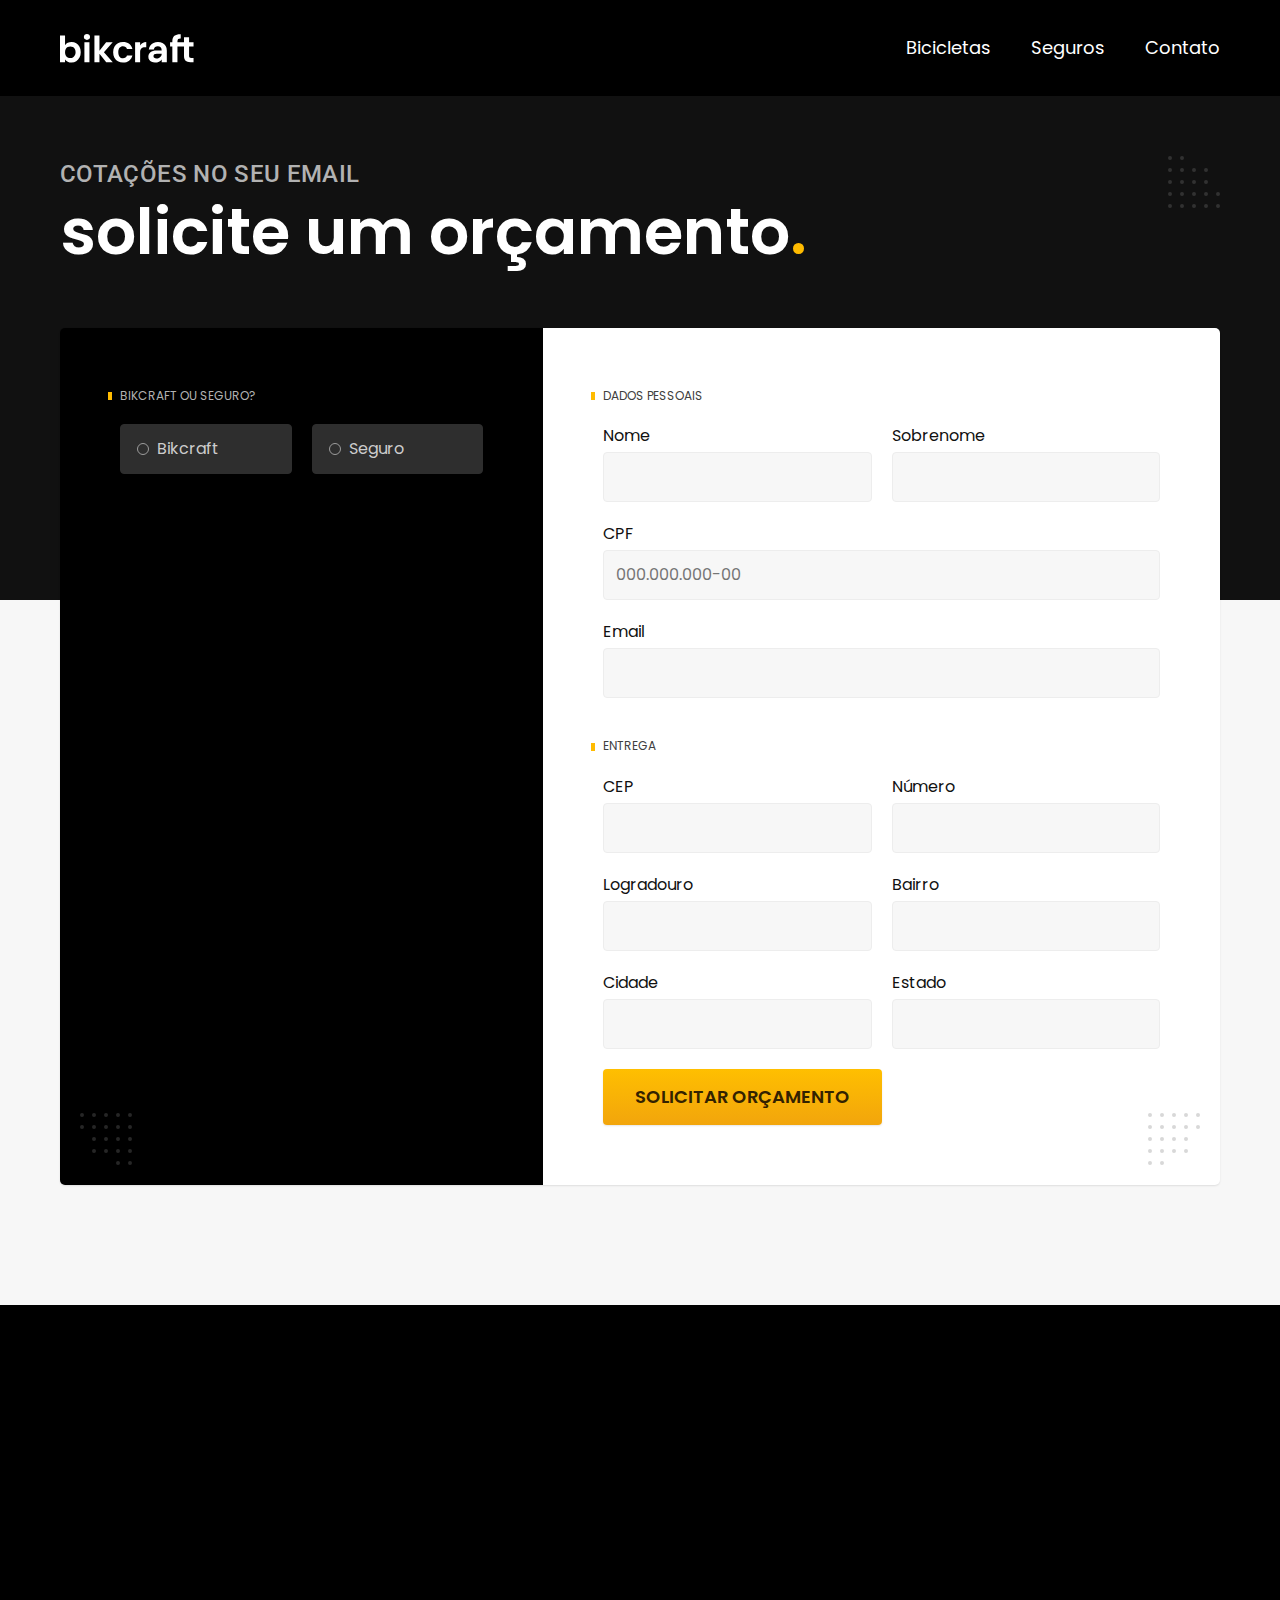
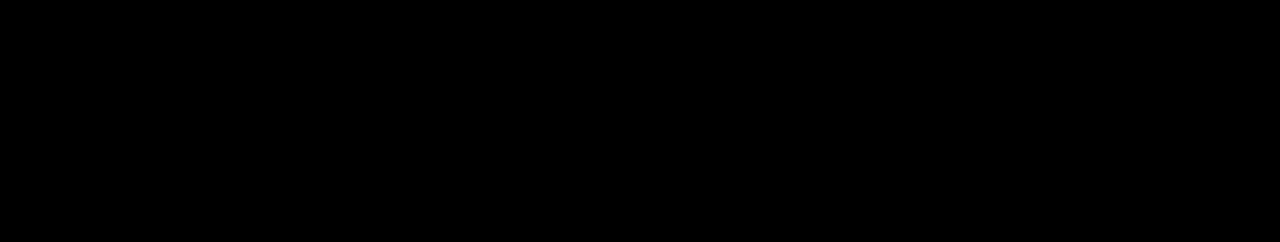
<file: orcamento.html>
<!DOCTYPE html>
<html lang="pt-br">
<head>
    <meta charset="UTF-8" />
    <meta name="viewport" content="width=device-width, initial-scale=1.0" />

    <title>Orçamento | Bikcraft</title>
    <meta name="description" content="Orçamentos da Bikcraft"/>

    <link rel="shortcut icon" href="./img/favicon.svg" type="image/svg+xml">
    <link rel="stylesheet" href="./plugins/animate.css">
    <link rel="preload" href="./css/style.css" as="style">
    <link rel="stylesheet" href="./css/style.css" />
    <link rel="preconnect" href="https://fonts.googleapis.com">
    <link rel="preconnect" href="https://fonts.gstatic.com" crossorigin>
    <link href="https://fonts.googleapis.com/css2?family=Merriweather:ital,wght@1,900&family=Poppins:wght@400;600&family=Roboto:wght@500&display=swap" rel="stylesheet">
</head>
<body id="orcamento">
    <header class="header-bg">
        <div class="header container animated fadeIn delay-01s">
            <a href="./index.html">
                <img src="./img/bikcraft.svg" width="136" height="32" alt="Bikcraft" />
            </a>

            <nav aria-label="primaria">
                <ul class="header-menu font-1-m cor-0">
                    <li><a href="./bicicletas.html">Bicicletas</a></li>
                    <li><a href="./seguros.html">Seguros</a></li>
                    <li><a href="./contato.html">Contato</a></li>
                </ul>
            </nav>
        </div>
    </header>

    <main>
        <div class="titulo-bg">
            <div class="titulo container">
                <p class="font-2-l-b cor-5">Cotações no seu email</p>
                <h1 class="font-1-xxl cor-0 animated fadeInLeft delay-01s">solicite um orçamento<span class="cor-p1">.</span></h1>
            </div>
        </div>

        <form class="orcamento container animated fadeInUp delay-01s" action="./orcamento.html">
            <div class="orcamento-produto">
                <h2 class="font-1-xs cor-5">Bikcraft ou Seguro?</h2>

                <input type="radio" name="tipo" value="bikcraft" id="bikcraft">
                <label for="bikcraft">Bikcraft</label>

                <input type="radio" name="tipo" value="seguro" id="seguro">
                <label for="seguro">Seguro</label>

                <div class="orcamento-conteudo" id="orcamento-bikcraft">
                <h2 class="font-1-xs cor-5">Escolha a sua</h2>

                <input type="radio" name="produto" value="nimbus" id="nimbus">
                <label for="nimbus">Nimbus Stark <span>R$ 4999</span></label>
                <div class="orcamento-detalhes">
                    <ul class="font-1-xs cor-8">
                    <li><img src="./img/icones/eletrica.svg" width="24" height="24" alt=""> Motor Elétrico</li>
                    <li><img src="./img/icones/carbono.svg" width="24" height="24" alt=""> Fibra de Carbono</li>
                    <li><img src="./img/icones/velocidade.svg" width="24" height="24" alt=""> 50 km/h</li>
                    <li><img src="./img/icones/rastreador.svg" width="24" height="24" alt=""> Rastreador</li>
                    </ul>
                    <img src="./img/bicicletas/nimbus.jpg" width="1120" height="680" alt="Bicicleta preta">
                </div>

                <input type="radio" name="produto" value="magic" id="magic">
                <label for="magic">Magic Might <span>R$ 2499</span></label>
                <div class="orcamento-detalhes">
                    <ul class="font-1-xs cor-8">
                    <li><img src="./img/icones/eletrica.svg" width="24" height="24" alt=""> Motor Elétrico</li>
                    <li><img src="./img/icones/carbono.svg" width="24" height="24" alt=""> Fibra de Carbono</li>
                    <li><img src="./img/icones/velocidade.svg" width="24" height="24" alt=""> 45 km/h</li>
                    <li><img src="./img/icones/rastreador.svg" width="24" height="24" alt=""> Rastreador</li>
                    </ul>
                    <img src="./img/bicicletas/magic.jpg" width="1120" height="680" alt="Bicicleta preta">
                </div>

                <input type="radio" name="produto" value="nebula" id="nebula">
                <label for="nebula">Nebula Cosmic <span>R$ 3999</span></label>
                <div class="orcamento-detalhes">
                    <ul class="font-1-xs cor-8">
                    <li><img src="./img/icones/eletrica.svg" width="24" height="24" alt=""> Motor Elétrico</li>
                    <li><img src="./img/icones/carbono.svg" width="24" height="24" alt=""> Fibra de Carbono</li>
                    <li><img src="./img/icones/velocidade.svg" width="24" height="24" alt=""> 40 km/h</li>
                    <li><img src="./img/icones/rastreador.svg" width="24" height="24" alt=""> Rastreador</li>
                    </ul>
                    <img src="./img/bicicletas/nebula.jpg" width="1120" height="680" alt="Bicicleta branca">
                </div>

                </div>

                <div class="orcamento-conteudo" id="orcamento-seguro">
                <h2 class="font-1-xs cor-5">Escolha o plano</h2>

                <input type="radio" name="produto" value="prata" id="prata">
                <label for="prata">Prata <span>R$ 199</span></label>

                <input type="radio" name="produto" value="ouro" id="ouro">
                <label for="ouro">Ouro <span>R$ 299</span></label>
                </div>
            </div>

            <div class="orcamento-dados form">
                <h2 class="font-1-xs cor-9 col-2">dados pessoais</h2>
                <div>
                    <label for="nome">Nome</label>
                    <input type="text" id="nome" name="nome">
                </div>
                <div>
                    <label for="sobrenome">Sobrenome</label>
                    <input type="text" id="sobrenome" name="sobrenome">
                </div>
                <div class="col-2">
                    <label for="cpf">CPF</label>
                    <input type="text" id="cpf" name="cpf" placeholder="000.000.000-00">
                </div>
                <div class="col-2">
                    <label for="email">Email</label>
                    <input type="email" id="email" name="email">
                </div>
                <h2 class="font-1-xs cor-9 col-2">entrega</h2>
                <div>
                    <label for="cep">CEP</label>
                    <input type="text" id="cep" name="cep">
                </div>
                <div>
                    <label for="numero">Número</label>
                    <input type="text" id="numero" name="numero">
                </div>
                <div>
                    <label for="logradouro">Logradouro</label>
                    <input type="text" id="logradouro" name="logradouro">
                </div>
                <div>
                    <label for="bairro">Bairro</label>
                    <input type="text" id="bairro" name="bairro">
                </div>
                <div>
                    <label for="cidade">Cidade</label>
                    <input type="text" id="cidade" name="cidade">
                </div>
                <div>
                    <label for="estado">Estado</label>
                    <input type="text" id="estado" name="estado">
                </div>
                <button class="botao col-2">Solicitar Orçamento</button>
            </div>
        </form>
    </main>

    <footer class="footer-bg">
        <div class="footer container wow fadeIn delay-01s">
            <a href="#">
                <img src="./img/bikcraft.svg" width="136" height="32" alt="Bikcraft" />
            </a>
            <div class="footer-contato">
                <h3 class="font-2-l-b cor-0">Contato</h3>
                <ul class="font-2-m cor-5">
                    <li><a href="tel:555199999999" target="_blank" rel="noopener noreferrer">+55 51 99999-9999</a></li>
                    <li><a href="mailto:contato@bikcraft.com">contato@bikcraft.com</a></li>
                    <li>Rua projeto academico, 123 - Origamid</li>
                    <li>Porto-Alegre - RS</li>
                </ul>
                <div class="footer-redes">
                    <a href="https://www.instagram.com/" target="_blank" rel="noopener noreferrer">
                        <img src="./img/redes/instagram.svg" width="32" height="32" alt="Instagram">
                    </a>
                    <a href="https://www.facebook.com/" target="_blank" rel="noopener noreferrer">
                        <img src="./img/redes/facebook.svg" width="32" height="32" alt="Facebook">
                    </a>
                    <a href="https://www.youtube.com/" target="_blank" rel="noopener noreferrer">
                        <img src="./img/redes/youtube.svg" width="32" height="32" alt="Youtube">
                    </a>
                </div>
            </div>
            <div class="footer-informacoes">
                <h3 class="font-2-l-b cor-0">Informações</h3>
                <nav>
                    <ul class="font-1-m cor-5">
                        <li><a href="./bicicletas.html">Bicicletas</a></li>
                        <li><a href="./seguros.html">Seguros</a></li>
                        <li><a href="./contato.html">Contato</a></li>
                        <li><a href="./termos.html">Termos</a></li>
                    </ul>
                </nav>
            </div>
            <p class="footer-copy font-2-m cor-6">Bikcraft © Alguns direitos reservados.</p>
        </div>
    </footer>

    <script src="./plugins/wow.min.js"></script>
    <script src="./js/script.js"></script>
    <script>
		new WOW().init();
	</script>
</body>
</html>
</file>
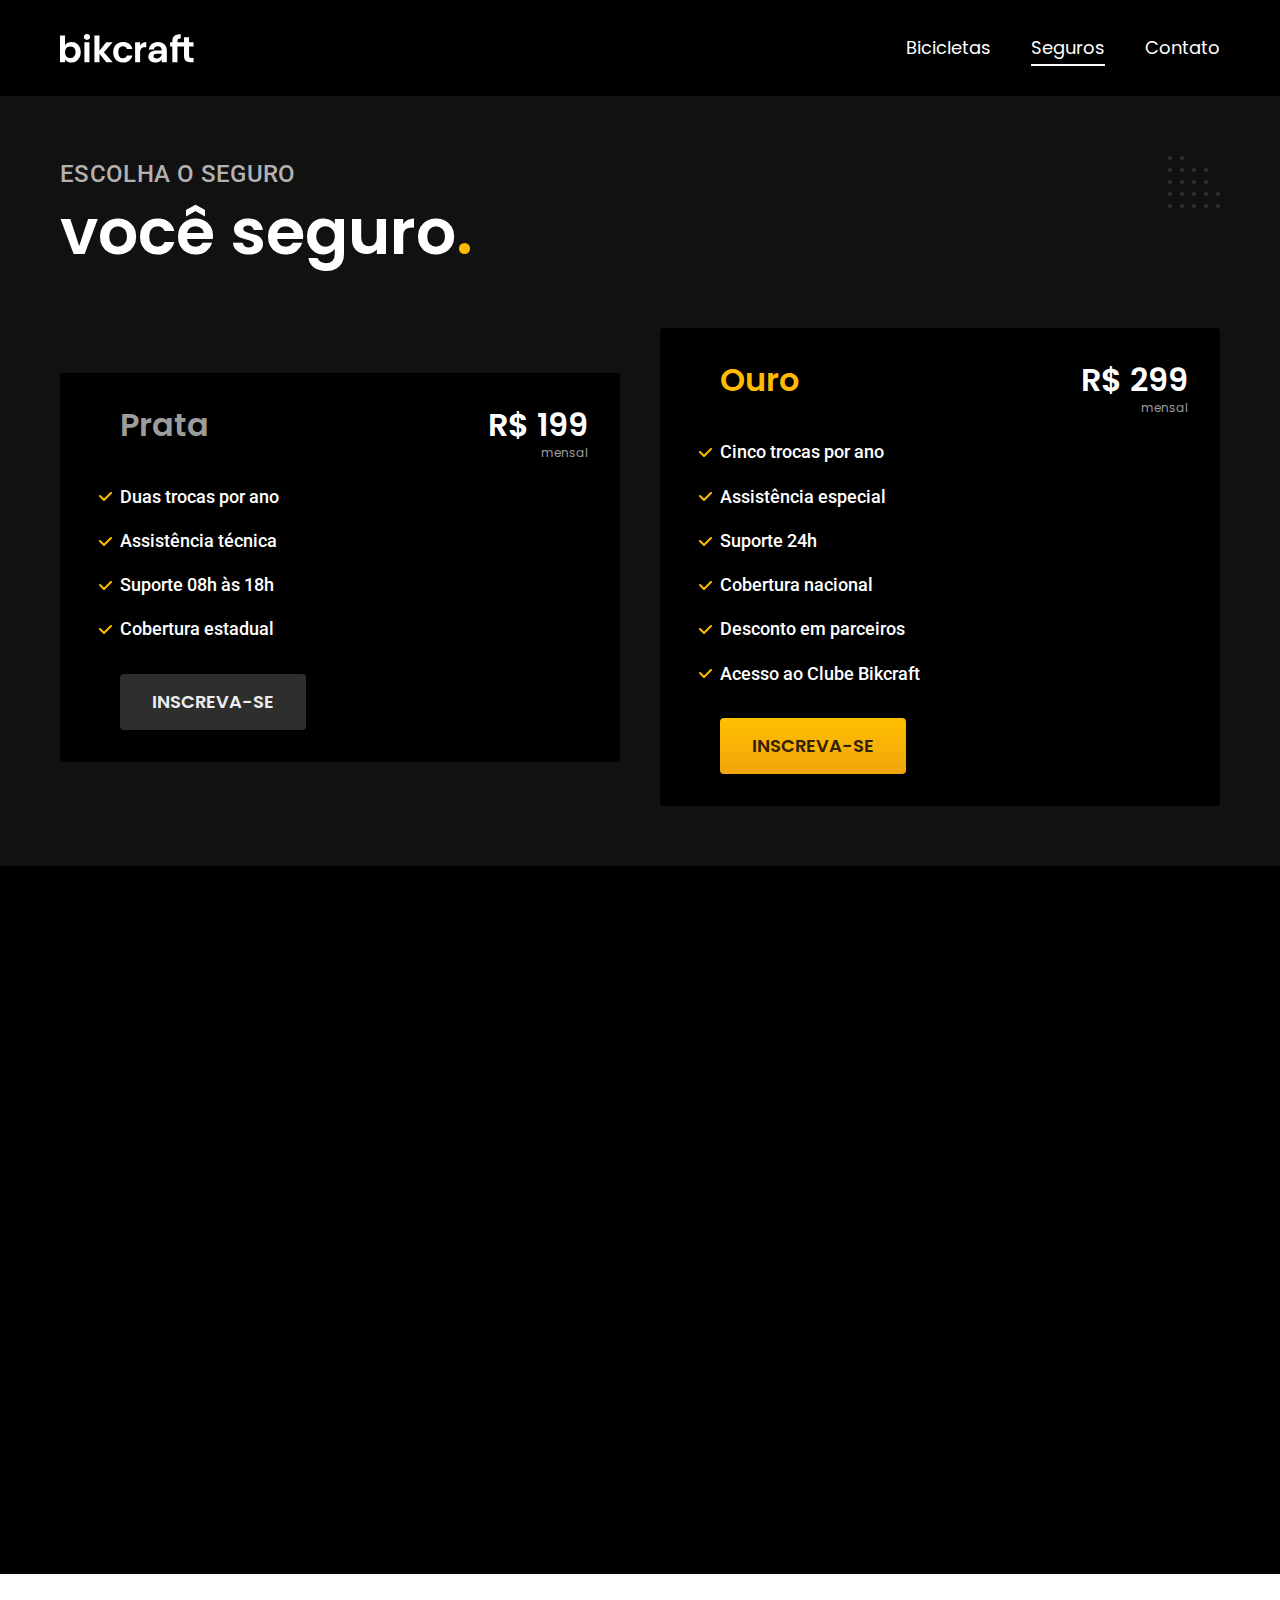
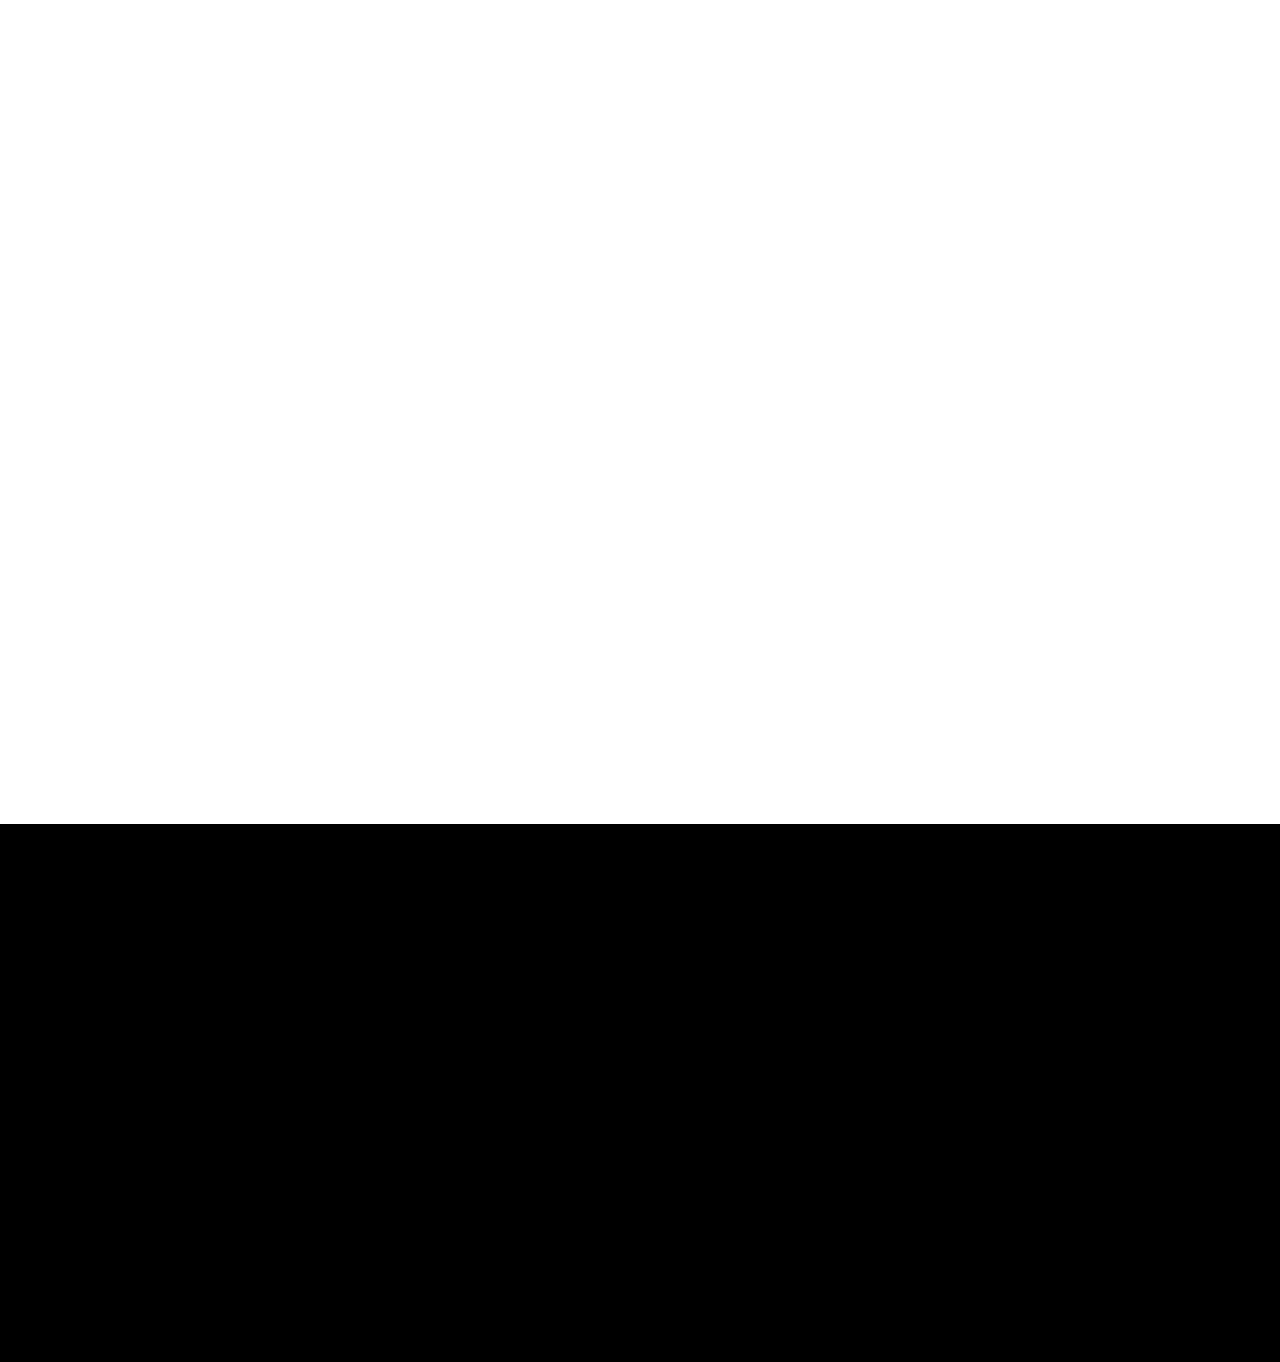
<file: seguros.html>
<!DOCTYPE html>
<html lang="pt-br">
<head>
    <meta charset="UTF-8" />
    <meta name="viewport" content="width=device-width, initial-scale=1.0" />

    <title>Seguros | Bikcraft</title>
    <meta name="description" content="Seguros"/>

    <link rel="shortcut icon" href="./img/favicon.svg" type="image/svg+xml">
    <link rel="stylesheet" href="./plugins/animate.css">
    <link rel="preload" href="./css/style.css" as="style">
    <link rel="stylesheet" href="./css/style.css" />
    <link rel="preconnect" href="https://fonts.googleapis.com">
    <link rel="preconnect" href="https://fonts.gstatic.com" crossorigin>
    <link href="https://fonts.googleapis.com/css2?family=Merriweather:ital,wght@1,900&family=Poppins:wght@400;600&family=Roboto:wght@500&display=swap" rel="stylesheet">
</head>
<body id="seguros">
    <header class="header-bg">
        <div class="header container animated fadeIn delay-01s">
            <a href="./index.html">
                <img src="./img/bikcraft.svg" width="136" height="32" alt="Bikcraft" />
            </a>

            <nav aria-label="primaria">
                <ul class="header-menu font-1-m cor-0">
                    <li><a href="./bicicletas.html">Bicicletas</a></li>
                    <li><a href="./seguros.html">Seguros</a></li>
                    <li><a href="./contato.html">Contato</a></li>
                </ul>
            </nav>
        </div>
    </header>

    <main class="seguros-bg">
        <div class="titulo-bg">
            <div class="titulo container">
                <p class="font-2-l-b cor-5">Escolha o seguro</p>
                <h1 class="font-1-xxl cor-0 animated fadeInLeft delay-01s">você seguro<span class="cor-p1">.</span></h1>
            </div>
        </div>

        <div class="seguros container">
            <div class="seguros-item animated fadeInLeft delay-01s">
                <h3 class="font-1-xl cor-6">Prata</h3>
                <span class="font-1-xl cor-0">R$ 199 <span class="font-1-xs cor-6">mensal</span></span>
                <ul class="font-2-m cor-0">
                    <li>Duas trocas por ano</li>
                    <li>Assistência técnica</li>
                    <li>Suporte 08h às 18h</li>
                    <li>Cobertura estadual</li>
                </ul>
                <a class="botao secundario" href="./orcamento.html?tipo=seguro&produto=prata">Inscreva-se</a>
            </div>
            <div class="seguros-item animated fadeInRight delay-01s">
                <h3 class="font-1-xl cor-p1">Ouro</h3>
                <span class="font-1-xl cor-0">R$ 299 <span class="font-1-xs cor-6">mensal</span></span>
                <ul class="font-2-m cor-0">
                    <li>Cinco trocas por ano</li>
                    <li>Assistência especial</li>
                    <li>Suporte 24h</li>
                    <li>Cobertura nacional</li>
                    <li>Desconto em parceiros</li>
                    <li>Acesso ao Clube Bikcraft</li>
                </ul>
                <a class="botao" href="./orcamento.html?tipo=seguro&produto=ouro">Inscreva-se</a>
            </div>
        </div>
    </main>

    <article class="vantagens-bg">
        <div class="vantagens container">
            <h2 class="font-1-xxl cor-0 wow fadeIn delay-01s">Vantagens<span class="cor-p1">.</span></h2>
            <ul class="wow fadeInUp delay-02s">
                <li>
                    <img src="./img/icones/eletrica.svg" width="24" height="24" alt="">
                    <h3 class="font-1-l cor-0">Reparo Elétrico</h3>
                    <p class="font-2-s cor-5">Garantimos o reparo completo do seu motor em caso de falhas. Sabemos que falhas são raras, mas estamos aqui para caso ocorra.</p>
                </li>
                <li>
                    <img src="./img/icones/carbono.svg" width="24" height="24" alt="">
                    <h3 class="font-1-l cor-0">Carbôno</h3>
                    <p class="font-2-s cor-5">Nossos quadros são feitos para durar para sempre. Mas caso algo ocorra, ficamos felizes em reparar.</p>
                </li>
                <li>
                    <img src="./img/icones/sustentavel.svg" width="24" height="24" alt="">
                    <h3 class="font-1-l cor-0">Sustentável</h3>
                    <p class="font-2-s cor-5">Trabalhamos com a filosofia de desperdício zero. Qualquer parte defeituosa é reciclada e reutilizada em outro projeto.</p>
                </li>
                <li>
                    <img src="./img/icones/rastreador.svg" width="24" height="24" alt="">
                    <h3 class="font-1-l cor-0">Rastreador</h3>
                    <p class="font-2-s cor-5">Utilizamos o GPS da sua Bikcraft em conjunto com especialistas em segurança para efetuarmos a recuperação.</p>
                </li>
                <li>
                    <img src="./img/icones/seguro.svg" width="24" height="24" alt="">
                    <h3 class="font-1-l cor-0">Segurança</h3>
                    <p class="font-2-s cor-5">Com o seguro Bikcraft você pode ficar tranquilo em saber que o seu dinheiro não será perdido em casos de roubo.</p>
                </li>
                <li>
                    <img src="./img/icones/velocidade.svg" width="24" height="24" alt="">
                    <h3 class="font-1-l cor-0">Rapidez</h3>
                    <p class="font-2-s cor-5">A sua Bikcraft ficará pronta para uso no mesmo dia, caso você traga ela para ser reparada em uma das filiais.</p>
                </li>
            </ul>
        </div>
    </article>

    <article class="perguntas container">
        <h2 class="font-1-xxl wow fadeIn delay-01s">Perguntas frequentes<span class="cor-p1">.</span></h2>
        <dl class="wow fadeInUp delay-02s">
            <div>
                <dt><button class="font-1-m-b" aria-controls="pergunta1" aria-expanded="true">forma de pagamento vocês aceitam?</button></dt>
                <dd id="pergunta1" class="font-2-s cor-9 ativa">Aceitamos pagamentos parcelados em todos os cartões de crédito. Para pagamentos à vista também aceitarmos PIX e Boleto através do PagSeguro.</dd>
            </div>
            <div>
                <dt><button class="font-1-m-b" aria-controls="pergunta2" aria-expanded="false">Como posso entrar em contato?</button></dt>
                <dd id="pergunta2" class="font-2-s cor-9">Aceitamos pagamentos parcelados em todos os cartões de crédito. Para pagamentos à vista também aceitarmos PIX e Boleto através do PagSeguro.</dd>
            </div>
            <div>
                <dt><button class="font-1-m-b" aria-controls="pergunta3" aria-expanded="false">Vocês possuem algum desconto?</button></dt>
                <dd id="pergunta3" class="font-2-s cor-9">Aceitamos pagamentos parcelados em todos os cartões de crédito. Para pagamentos à vista também aceitarmos PIX e Boleto através do PagSeguro.</dd>
            </div>
            <div>
                <dt><button class="font-1-m-b" aria-controls="pergunta4" aria-expanded="false">Qual a garantia que possuo?</button></dt>
                <dd id="pergunta4" class="font-2-s cor-9">Aceitamos pagamentos parcelados em todos os cartões de crédito. Para pagamentos à vista também aceitarmos PIX e Boleto através do PagSeguro.</dd>
            </div>
            <div>
                <dt><button class="font-1-m-b" aria-controls="pergunta5" aria-expanded="false">Posso parcelar no boleto?</button></dt>
                <dd id="pergunta5" class="font-2-s cor-9">Aceitamos pagamentos parcelados em todos os cartões de crédito. Para pagamentos à vista também aceitarmos PIX e Boleto através do PagSeguro.</dd>
            </div>
            <div>
                <dt><button class="font-1-m-b" aria-controls="pergunta6" aria-expanded="false">Quantas trocas posso fazer ao ano?</button></dt>
                <dd id="pergunta6" class="font-2-s cor-9">Aceitamos pagamentos parcelados em todos os cartões de crédito. Para pagamentos à vista também aceitarmos PIX e Boleto através do PagSeguro.</dd>
            </div>
        </dl>
    </article>

    <footer class="footer-bg">
        <div class="footer container wow fadeIn delay-01s">
            <a href="#">
                <img src="./img/bikcraft.svg" width="136" height="32" alt="Bikcraft" />
            </a>
            <div class="footer-contato">
                <h3 class="font-2-l-b cor-0">Contato</h3>
                <ul class="font-2-m cor-5">
                    <li><a href="tel:555199999999" target="_blank" rel="noopener noreferrer">+55 51 99999-9999</a></li>
                    <li><a href="mailto:contato@bikcraft.com">contato@bikcraft.com</a></li>
                    <li>Rua projeto academico, 123 - Origamid</li>
                    <li>Porto-Alegre - RS</li>
                </ul>
                <div class="footer-redes">
                    <a href="https://www.instagram.com/" target="_blank" rel="noopener noreferrer">
                        <img src="./img/redes/instagram.svg" width="32" height="32" alt="Instagram">
                    </a>
                    <a href="https://www.facebook.com/" target="_blank" rel="noopener noreferrer">
                        <img src="./img/redes/facebook.svg" width="32" height="32" alt="Facebook">
                    </a>
                    <a href="https://www.youtube.com/" target="_blank" rel="noopener noreferrer">
                        <img src="./img/redes/youtube.svg" width="32" height="32" alt="Youtube">
                    </a>
                </div>
            </div>
            <div class="footer-informacoes">
                <h3 class="font-2-l-b cor-0">Informações</h3>
                <nav>
                    <ul class="font-1-m cor-5">
                        <li><a href="./bicicletas.html">Bicicletas</a></li>
                        <li><a href="./seguros.html">Seguros</a></li>
                        <li><a href="./contato.html">Contato</a></li>
                        <li><a href="./termos.html">Termos</a></li>
                    </ul>
                </nav>
            </div>
            <p class="footer-copy font-2-m cor-6">Bikcraft © Alguns direitos reservados.</p>
        </div>
    </footer>

    <script src="./plugins/wow.min.js"></script>
    <script src="./js/script.js"></script>
    <script>
		new WOW().init();
	</script>
</body>
</html>
</file>
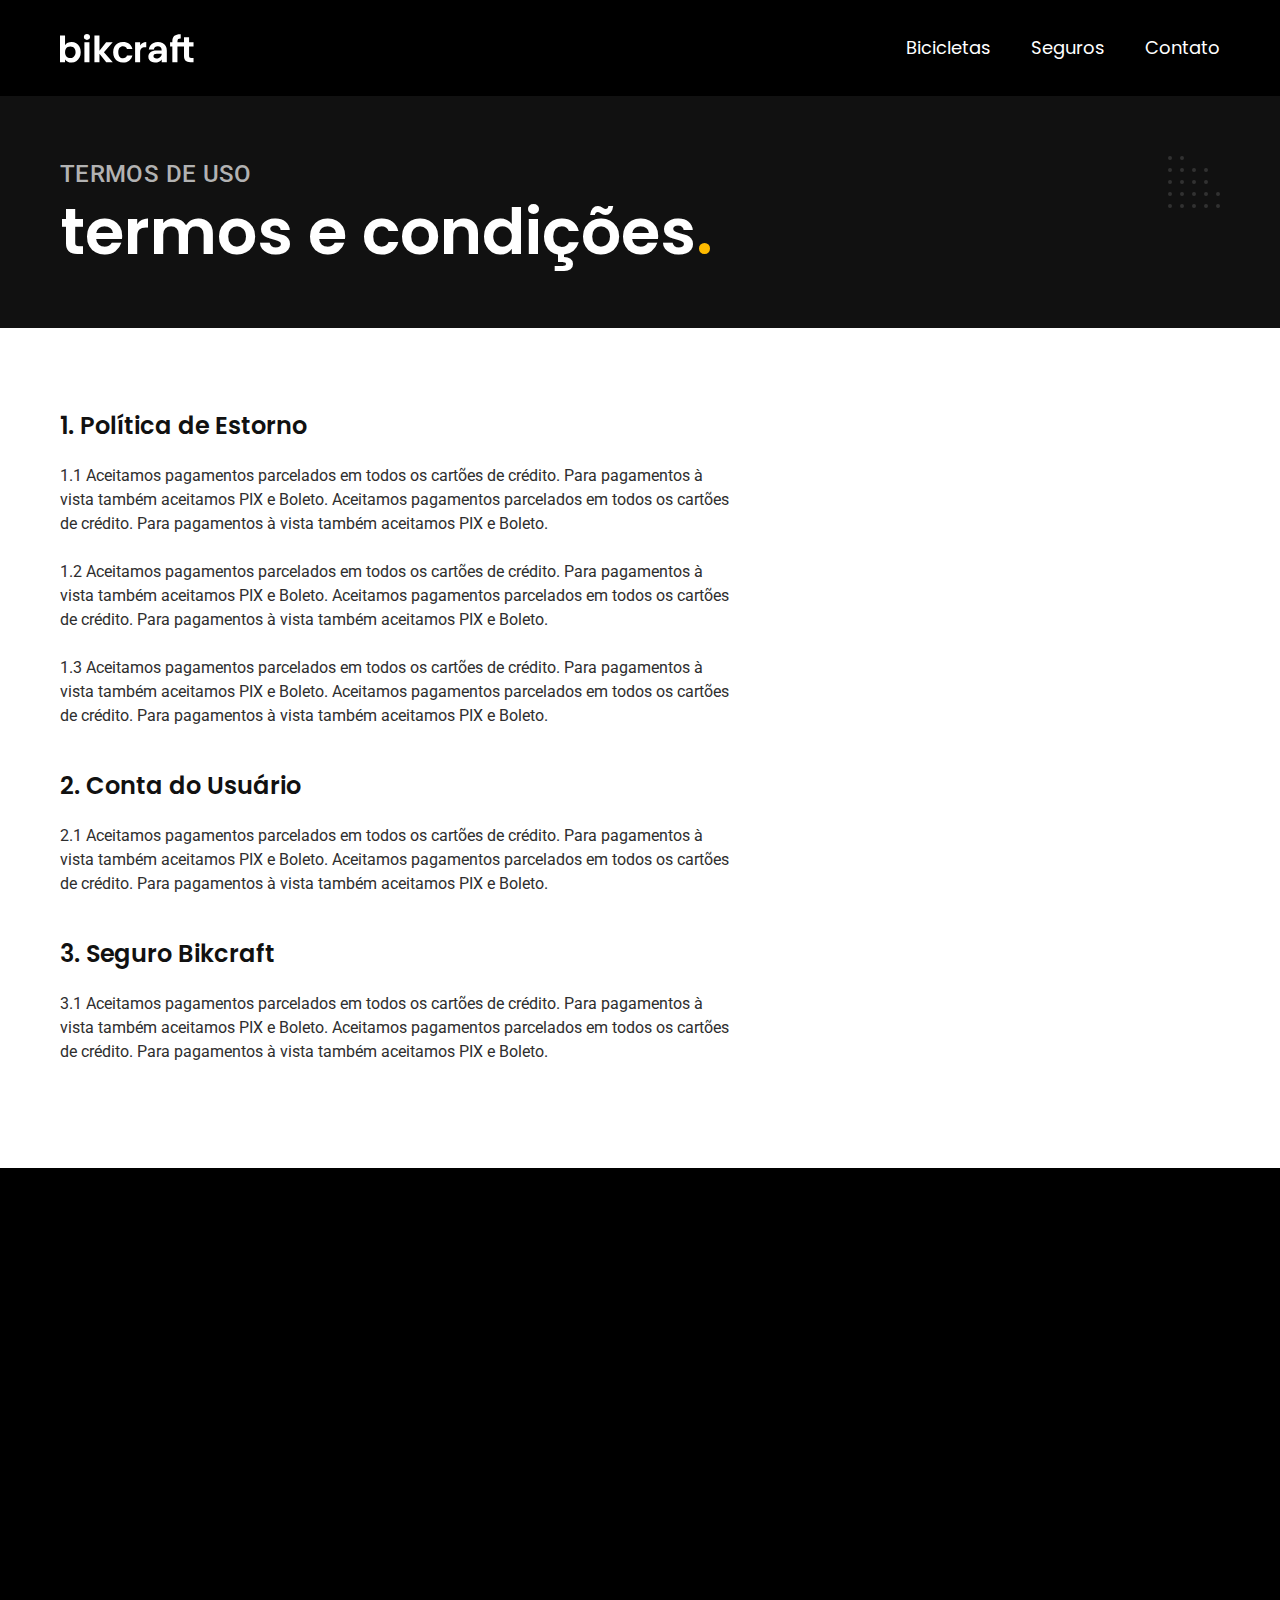
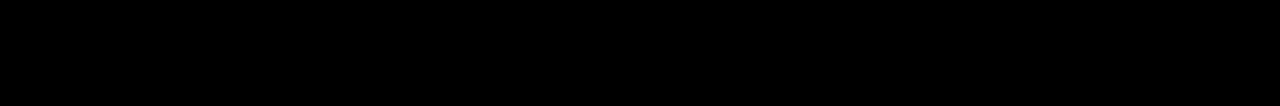
<file: termos.html>
<!DOCTYPE html>
<html lang="pt-br">
<head>
    <meta charset="UTF-8" />
    <meta name="viewport" content="width=device-width, initial-scale=1.0" />

    <title>Termos e Condições | Bikcraft</title>
    <meta name="description" content="Termos e condições"/>

    <link rel="shortcut icon" href="./img/favicon.svg" type="image/svg+xml">
    <link rel="stylesheet" href="./plugins/animate.css">
    <link rel="preload" href="./css/style.css" as="style">
    <link rel="stylesheet" href="./css/style.css" />
    <link rel="preconnect" href="https://fonts.googleapis.com">
    <link rel="preconnect" href="https://fonts.gstatic.com" crossorigin>
    <link href="https://fonts.googleapis.com/css2?family=Merriweather:ital,wght@1,900&family=Poppins:wght@400;600&family=Roboto:wght@500&display=swap" rel="stylesheet">
</head>
<body id="termos">
    <header class="header-bg">
        <div class="header container animated fadeIn delay-01s">
            <a href="./index.html">
                <img src="./img/bikcraft.svg" width="136" height="32" alt="Bikcraft" />
            </a>

            <nav aria-label="primaria">
                <ul class="header-menu font-1-m cor-0">
                    <li><a href="./bicicletas.html">Bicicletas</a></li>
                    <li><a href="./seguros.html">Seguros</a></li>
                    <li><a href="./contato.html">Contato</a></li>
                </ul>
            </nav>
        </div>
    </header>

    <main>
        <div class="titulo-bg">
            <div class="titulo container">
                <p class="font-2-l-b cor-5">Termos de uso</p>
                <h1 class="font-1-xxl cor-0 animated fadeInLeft delay-01s">termos e condições<span class="cor-p1">.</span></h1>
            </div>
        </div>
        <div class="termos container animated fadeInUp delay-01s font-2-s cor-10">
            <h2 class="font-1-l cor-11">1. Política de Estorno</h2>
            <p>1.1 Aceitamos pagamentos parcelados em todos os cartões de crédito. Para pagamentos à vista também aceitamos PIX e Boleto. Aceitamos pagamentos parcelados em todos os cartões de crédito. Para pagamentos à vista também aceitamos PIX e Boleto.</p>
            <p>1.2 Aceitamos pagamentos parcelados em todos os cartões de crédito. Para pagamentos à vista também aceitamos PIX e Boleto. Aceitamos pagamentos parcelados em todos os cartões de crédito. Para pagamentos à vista também aceitamos PIX e Boleto.</p>
            <p>1.3 Aceitamos pagamentos parcelados em todos os cartões de crédito. Para pagamentos à vista também aceitamos PIX e Boleto. Aceitamos pagamentos parcelados em todos os cartões de crédito. Para pagamentos à vista também aceitamos PIX e Boleto.</p>
            <h2 class="font-1-l cor-11">2. Conta do Usuário</h2>
            <p>2.1 Aceitamos pagamentos parcelados em todos os cartões de crédito. Para pagamentos à vista também aceitamos PIX e Boleto. Aceitamos pagamentos parcelados em todos os cartões de crédito. Para pagamentos à vista também aceitamos PIX e Boleto.</p>
            <h2 class="font-1-l cor-11">3. Seguro Bikcraft</h2>
            <p>3.1 Aceitamos pagamentos parcelados em todos os cartões de crédito. Para pagamentos à vista também aceitamos PIX e Boleto. Aceitamos pagamentos parcelados em todos os cartões de crédito. Para pagamentos à vista também aceitamos PIX e Boleto.</p>
        </div>
    </main>

    <footer class="footer-bg">
        <div class="footer container wow fadeIn delay-01s">
            <a href="#">
                <img src="./img/bikcraft.svg" width="136" height="32" alt="Bikcraft" />
            </a>
            <div class="footer-contato">
                <h3 class="font-2-l-b cor-0">Contato</h3>
                <ul class="font-2-m cor-5">
                    <li><a href="tel:555199999999" target="_blank" rel="noopener noreferrer">+55 51 99999-9999</a></li>
                    <li><a href="mailto:contato@bikcraft.com">contato@bikcraft.com</a></li>
                    <li>Rua projeto academico, 123 - Origamid</li>
                    <li>Porto-Alegre - RS</li>
                </ul>
                <div class="footer-redes">
                    <a href="https://www.instagram.com/" target="_blank" rel="noopener noreferrer">
                        <img src="./img/redes/instagram.svg" width="32" height="32" alt="Instagram">
                    </a>
                    <a href="https://www.facebook.com/" target="_blank" rel="noopener noreferrer">
                        <img src="./img/redes/facebook.svg" width="32" height="32" alt="Facebook">
                    </a>
                    <a href="https://www.youtube.com/" target="_blank" rel="noopener noreferrer">
                        <img src="./img/redes/youtube.svg" width="32" height="32" alt="Youtube">
                    </a>
                </div>
            </div>
            <div class="footer-informacoes">
                <h3 class="font-2-l-b cor-0">Informações</h3>
                <nav>
                    <ul class="font-1-m cor-5">
                        <li><a href="./bicicletas.html">Bicicletas</a></li>
                        <li><a href="./seguros.html">Seguros</a></li>
                        <li><a href="./contato.html">Contato</a></li>
                        <li><a href="./termos.html">Termos</a></li>
                    </ul>
                </nav>
            </div>
            <p class="footer-copy font-2-m cor-6">Bikcraft © Alguns direitos reservados.</p>
        </div>
    </footer>

    <script src="./plugins/wow.min.js"></script>
    <script src="./js/script.js"></script>
    <script>
		new WOW().init();
	</script>
</body>
</html>
</file>
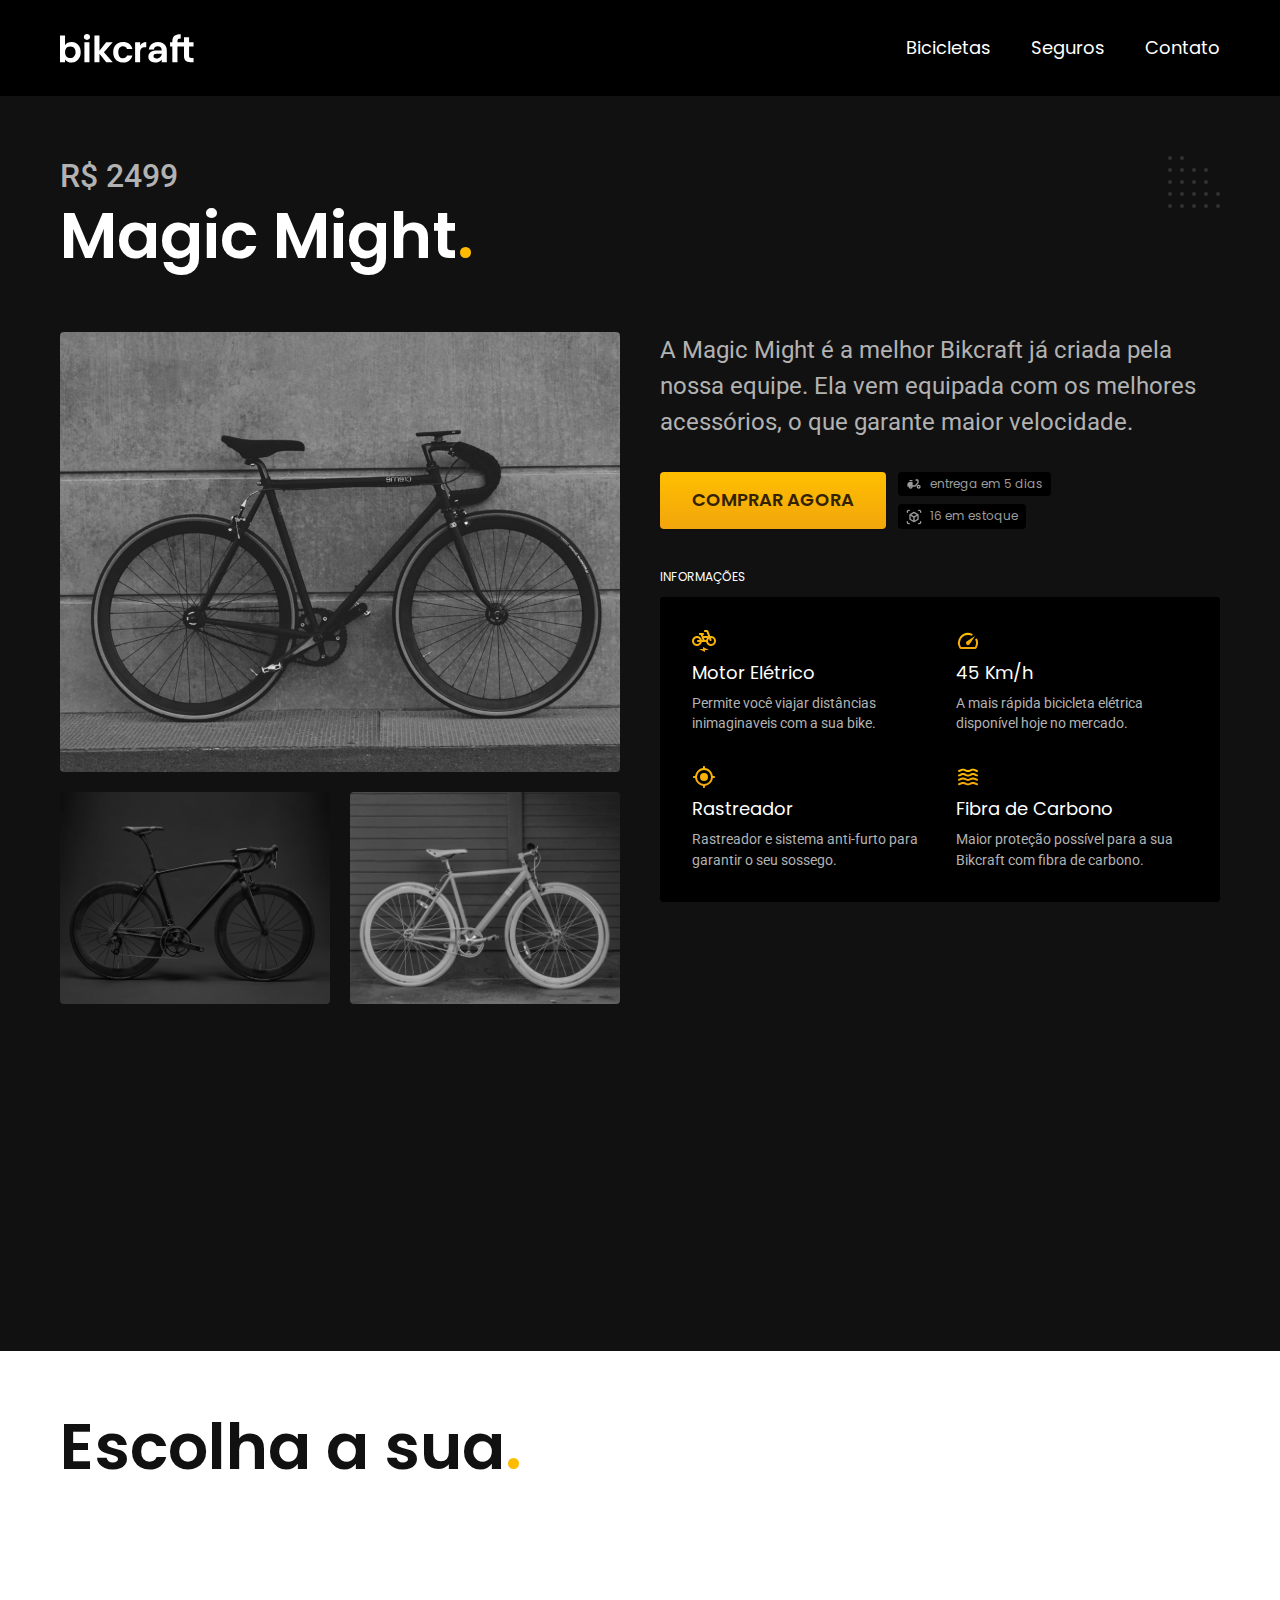
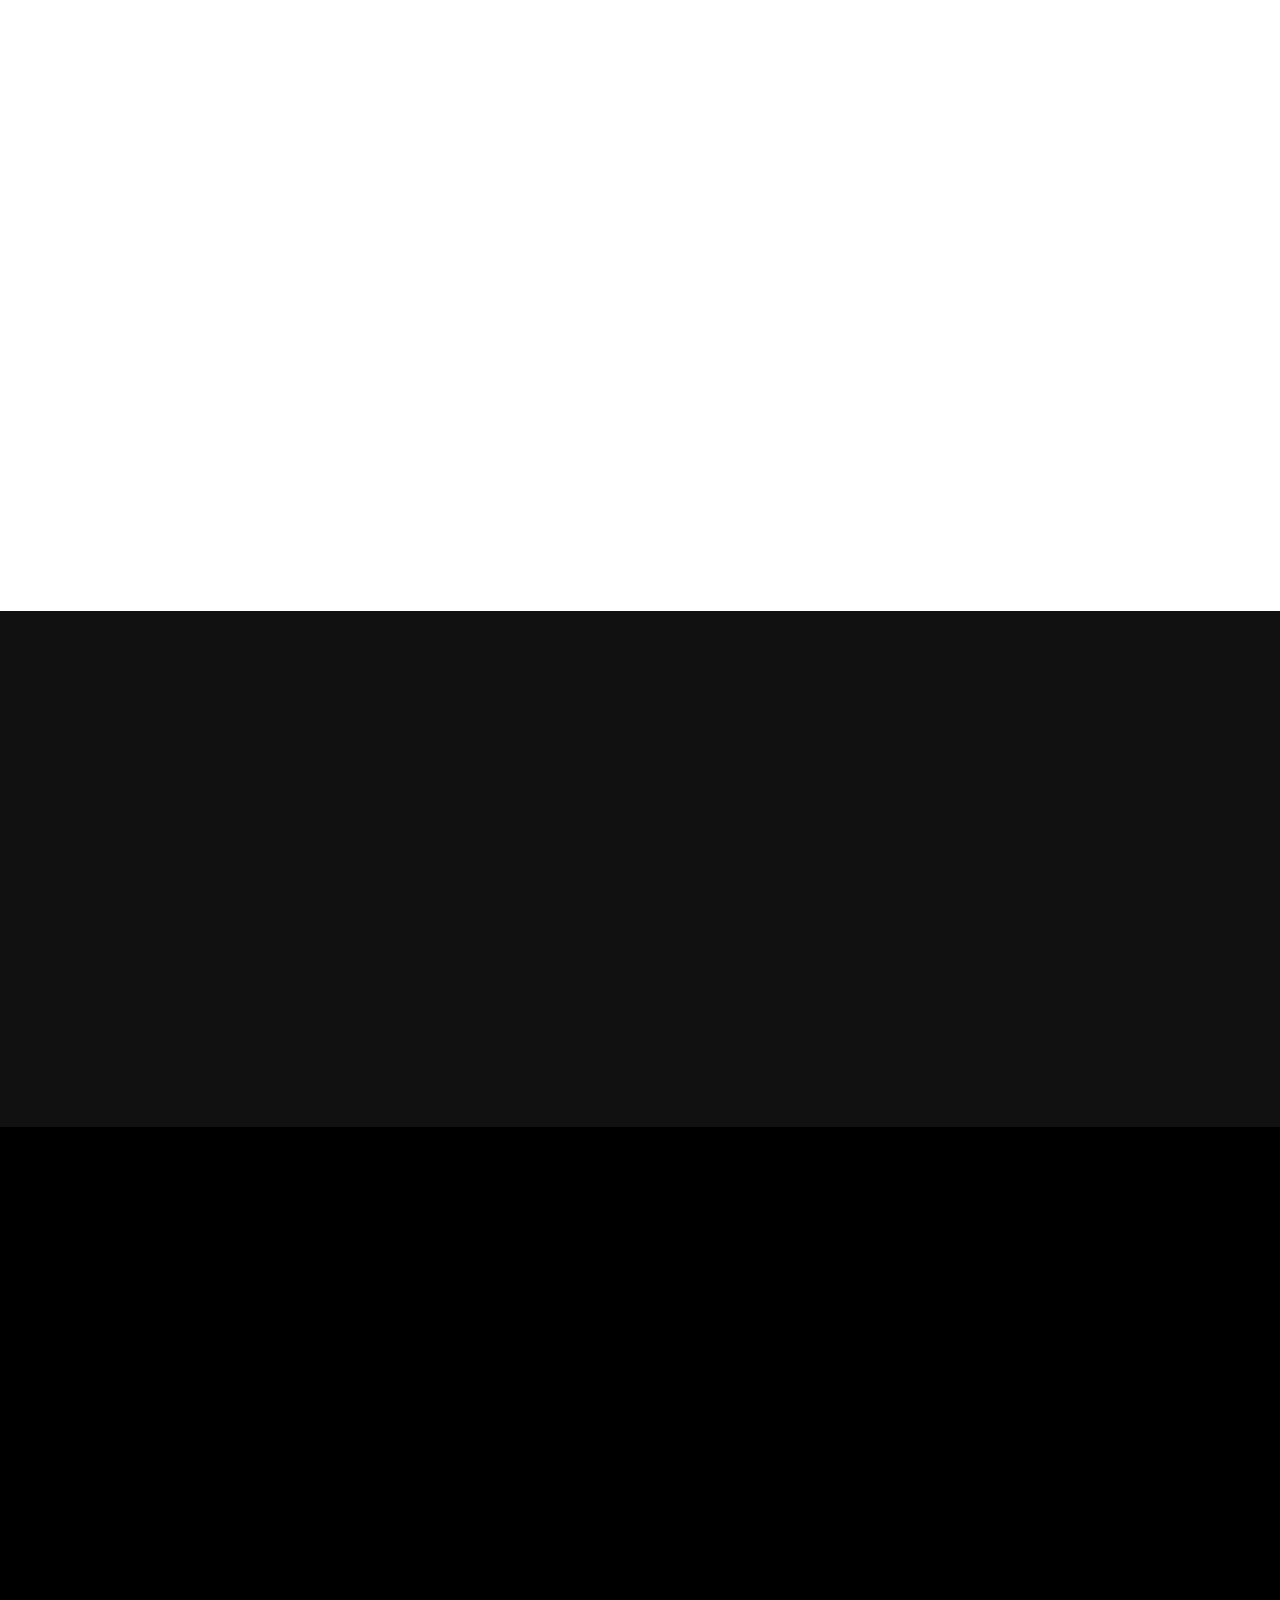
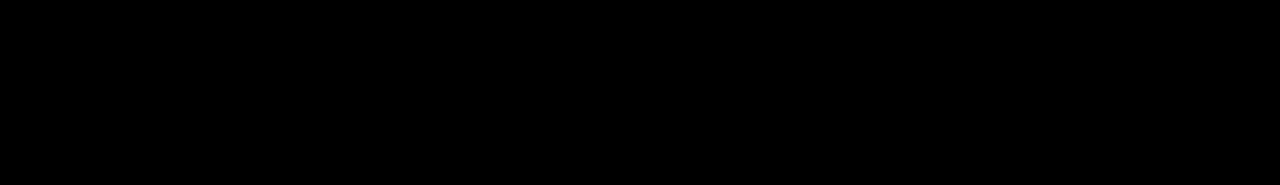
<file: bicicletas/magic.html>
<!DOCTYPE html>
<html lang="pt-br">
<head>
    <meta charset="UTF-8" />
    <meta name="viewport" content="width=device-width, initial-scale=1.0" />

    <title>Magic | Bikcraft</title>
    <meta name="description" content="Bicicleta Magic Bikcraft"/>

    <link rel="shortcut icon" href="../img/favicon.svg" type="image/svg+xml">
    <link rel="stylesheet" href="../plugins/animate.css">
    <link rel="preload" href="../css/style.css" as="style">
    <link rel="stylesheet" href="../css/style.css" />
    <link rel="preconnect" href="https://fonts.googleapis.com">
    <link rel="preconnect" href="https://fonts.gstatic.com" crossorigin>
    <link href="https://fonts.googleapis.com/css2?family=Merriweather:ital,wght@1,900&family=Poppins:wght@400;600&family=Roboto:wght@500&display=swap" rel="stylesheet">
</head>
<body id="bicicleta">
    <header class="header-bg">
        <div class="header container animated fadeIn delay-01s">
            <a href="../index.html">
                <img src="../img/bikcraft.svg" width="136" height="32" alt="Bikcraft" />
            </a>

            <nav aria-label="primaria">
                <ul class="header-menu font-1-m cor-0">
                    <li><a href="../bicicletas.html">Bicicletas</a></li>
                    <li><a href="../seguros.html">Seguros</a></li>
                    <li><a href="../contato.html">Contato</a></li>
                </ul>
            </nav>
        </div>
    </header>

    <main class="titulo-bg">
        <div>
            <div class="titulo container">
                <p class="font-2-xl cor-5">R$ 2499</p>
                <h1 class="font-1-xxl cor-0 animated fadeInLeft delay-01s">Magic Might<span class="cor-p1">.</span></h1>
            </div>
        </div>
        <div class="bicicleta container">
            <div class="bicicleta-imagens animated fadeInUp delay-02s">
                <img src="../img/bicicleta/nimbus2.jpg" width="1120" height="880" alt="bicicleta 1">
                <img src="../img/bicicleta/nimbus1.jpg" width="1120" height="880" alt="bicicleta 2">
                <img src="../img/bicicleta/nimbus3.jpg" width="1120" height="880" alt="bicicleta 3">
            </div>

            <div class="bicicleta-conteudo">
                <p class="font-2-l cor-5 animated fadeIn delay-04s">
                    A Magic Might é a melhor Bikcraft já criada pela nossa equipe. Ela vem equipada com os melhores acessórios, o que garante maior velocidade.
                </p>
                <div class="bicicleta-comprar">
                    <a href="../orcamento.html?tipo=bikcraft&produto=magic" class="botao animated fadeIn delay-05s">Comprar agora</a>
                    <span class="font-1-xs cor-6"><img src="../img/icones/entrega.svg" width="16" height="16" alt=""> entrega em 5 dias</span>
                    <span class="font-1-xs cor-6"><img src="../img/icones/estoque.svg" width="16" height="16" alt=""> 16 em estoque</span>
                </div>

                <h2 class="font-1-xs cor-0 wow fadeIn delay-01s">Informações</h2>
                <ul class="bicicleta-informacoes">
                    <li class="wow fadeInUp delay-01s">
                        <img src="../img/icones/eletrica.svg" width="24" height="24" alt="">
                        <h3 class="font-1-m cor-0">Motor Elétrico</h3>
                        <p class="font-2-xs cor-5">Permite você viajar distâncias inimaginaveis com a sua bike.</p>
                    </li>
                    <li class="wow fadeInUp delay-01s">
                        <img src="../img/icones/velocidade.svg" width="24" height="24" alt="">
                        <h3 class="font-1-m cor-0">45 Km/h</h3>
                        <p class="font-2-xs cor-5">A mais rápida bicicleta elétrica disponível hoje no mercado.</p>
                    </li>
                    <li class="wow fadeInUp delay-01s">
                        <img src="../img/icones/rastreador.svg" width="24" height="24" alt="">
                        <h3 class="font-1-m cor-0">Rastreador</h3>
                        <p class="font-2-xs cor-5">Rastreador e sistema anti-furto para garantir o seu sossego.</p>
                    </li>
                    <li class="wow fadeInUp delay-01s">
                        <img src="../img/icones/carbono.svg" width="24" height="24" alt="">
                        <h3 class="font-1-m cor-0">Fibra de Carbono</h3>
                        <p class="font-2-xs cor-5">Maior proteção possível para a sua Bikcraft com fibra de carbono.</p>
                    </li>
                </ul>

                <h2 class="font-1-xs cor-0 wow fadeIn delay-01s">Ficha técnica</h2>
                <ul class="bicicleta-ficha font-2-s cor-4 wow fadeInUp delay-02s">
                    <li>Peso <span>9 Kg</span></li>
                    <li>Altura <span>60 cm</span></li>
                    <li>Largura <span>120 cm</span></li>
                    <li>Profundidade <span>10 cm</span></li>
                    <li>Marchas <span>16</span></li>
                    <li>Roda <span>29</span></li>
                </ul>
            </div>
        </div>
    </main>

    <article class="bicicletas-lista container">
        <h2 class="font-1-xxl">Escolha a sua<span class="cor-p1">.</span></h2>
        <ul>
            <li class="wow fadeIn delay-01s">
                <a href="./nimbus.html">
                    <img src="../img/bicicletas/nimbus.jpg" width="1120" height="680" alt="Bicicleta preta">
                    <h3 class="font-1-xl">Nimbus Stark</h3>
                    <span class="font-2-m cor-8">R$ 4999</span>
                </a>
            </li>
            <li class="wow fadeIn delay-03s">
                <a href="./nebula.html">
                    <img src="../img/bicicletas/nebula.jpg" width="1120" height="680" alt="Bicicleta preta">
                    <h3 class="font-1-xl">Nebula Cosmic</h3>
                    <span class="font-2-m cor-8">R$ 3999</span>
                </a>
            </li>
        </ul>
    </article>

    <article class="seguro-bg">
        <div class="seguro container">
            <div class="seguro-imagem wow fadeIn delay-01s">
                <img src="../img/fotos/seguros.jpg" width="1360" height="1512" alt="Pessoa parada em cima de uma bicicleta">
            </div>
            <div class="seguro-conteudo">
                <h2 class="font-1-xxl cor-0 wow fadeIn delay-02s">Pedale mais tranquilo com o nosso <span class="cor-p1">seguro.</span></h2>
                <p class="font-2-l cor-5 wow fadeIn delay-03s">
                    Inscreva-se em um dos planos do nosso seguro Bikcraft e aproveite diversos benefícios.
                </p>
                <a class="botao wow fadeIn delay-04s" href="../seguros.html">Conheça mais</a>
            </div>
        </div>
    </article>

    <footer class="footer-bg">
        <div class="footer container wow fadeIn delay-01s">
            <a href="#">
                <img src="../img/bikcraft.svg" width="136" height="32" alt="Bikcraft" />
            </a>
            <div class="footer-contato">
                <h3 class="font-2-l-b cor-0">Contato</h3>
                <ul class="font-2-m cor-5">
                    <li><a href="tel:555199999999" target="_blank" rel="noopener noreferrer">+55 51 99999-9999</a></li>
                    <li><a href="mailto:contato@bikcraft.com">contato@bikcraft.com</a></li>
                    <li>Rua projeto academico, 123 - Origamid</li>
                    <li>Porto-Alegre - RS</li>
                </ul>
                <div class="footer-redes">
                    <a href="https://www.instagram.com/" target="_blank" rel="noopener noreferrer">
                        <img src="../img/redes/instagram.svg" width="32" height="32" alt="Instagram">
                    </a>
                    <a href="https://www.facebook.com/" target="_blank" rel="noopener noreferrer">
                        <img src="../img/redes/facebook.svg" width="32" height="32" alt="Facebook">
                    </a>
                    <a href="https://www.youtube.com/" target="_blank" rel="noopener noreferrer">
                        <img src="../img/redes/youtube.svg" width="32" height="32" alt="Youtube">
                    </a>
                </div>
            </div>
            <div class="footer-informacoes">
                <h3 class="font-2-l-b cor-0">Informações</h3>
                <nav>
                    <ul class="font-1-m cor-5">
                        <li><a href="../bicicletas.html">Bicicletas</a></li>
                        <li><a href="../seguros.html">Seguros</a></li>
                        <li><a href="../contato.html">Contato</a></li>
                        <li><a href="../termos.html">Termos</a></li>
                    </ul>
                </nav>
            </div>
            <p class="footer-copy font-2-m cor-6">Bikcraft © Alguns direitos reservados.</p>
        </div>
    </footer>

    <script src="../plugins/wow.min.js"></script>
    <script src="../js/script.js"></script>
    <script>
		new WOW().init();
	</script>
</body>
</html>
</file>
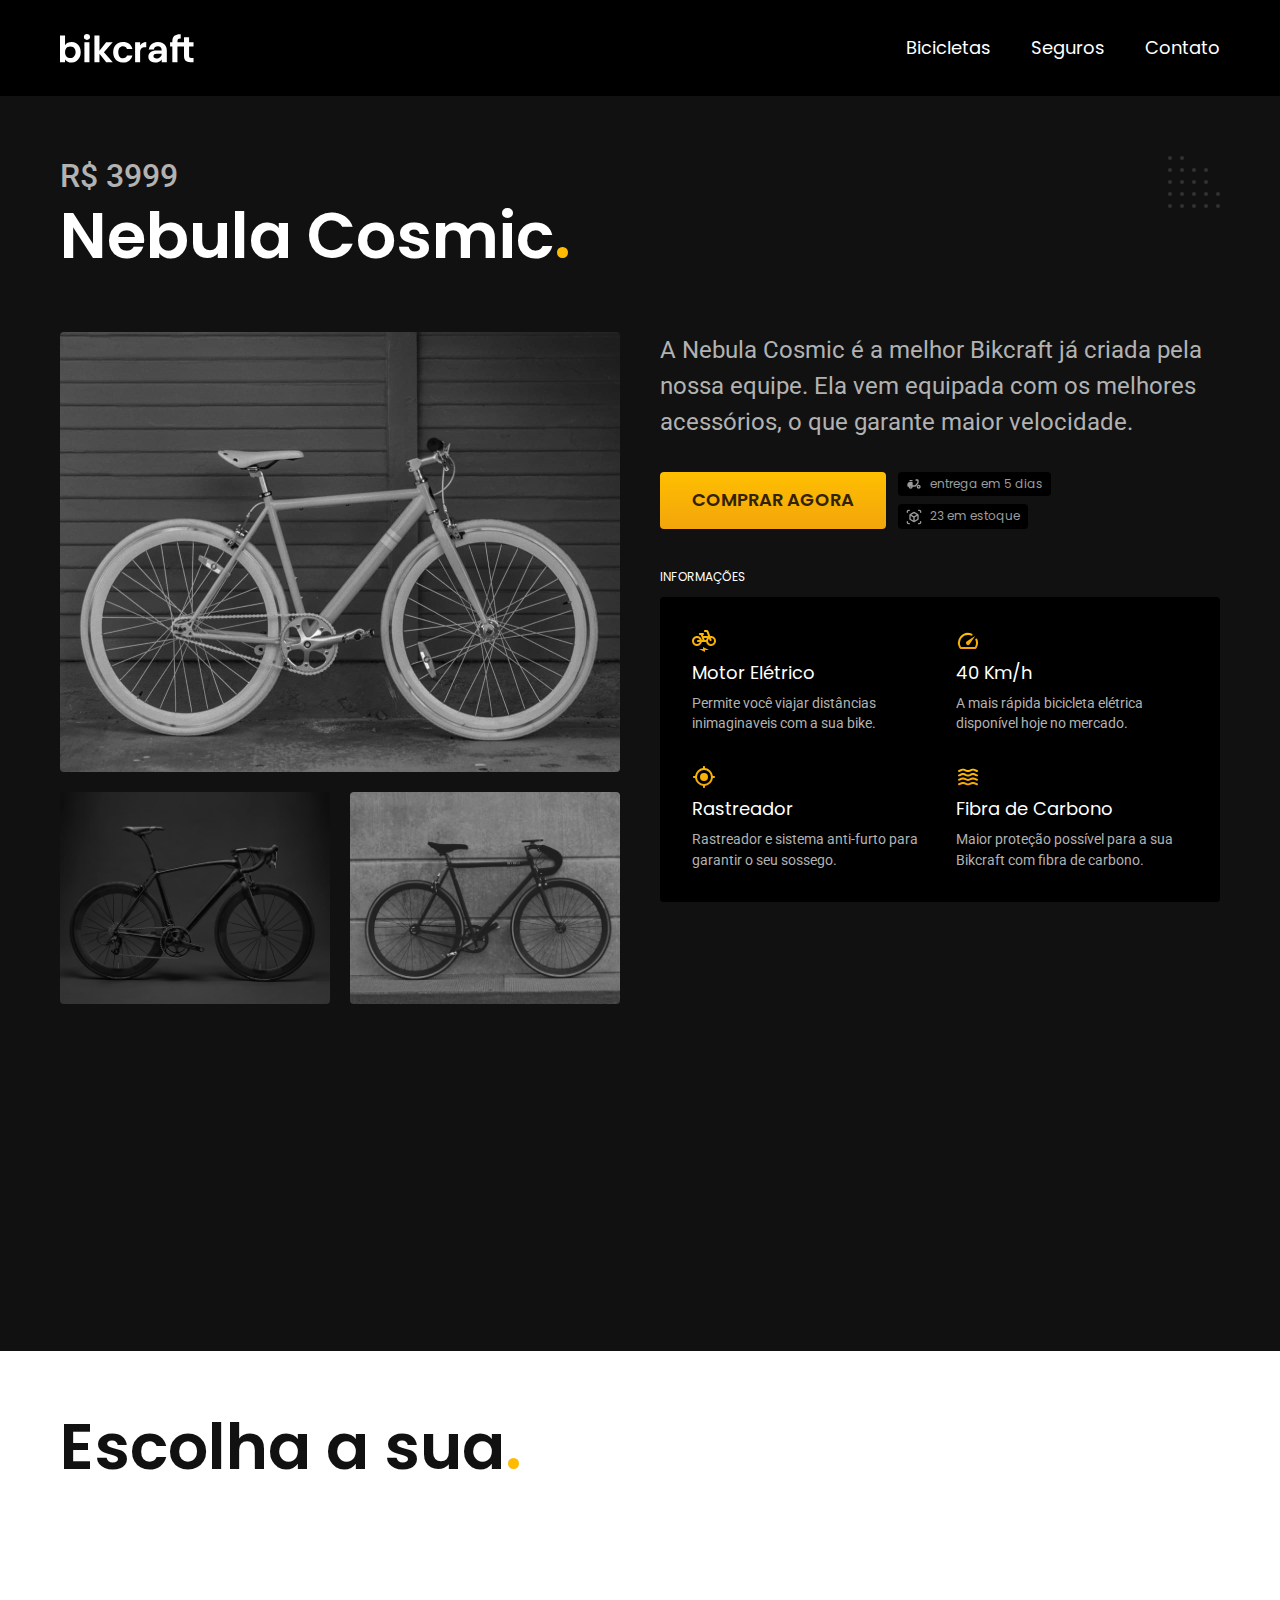
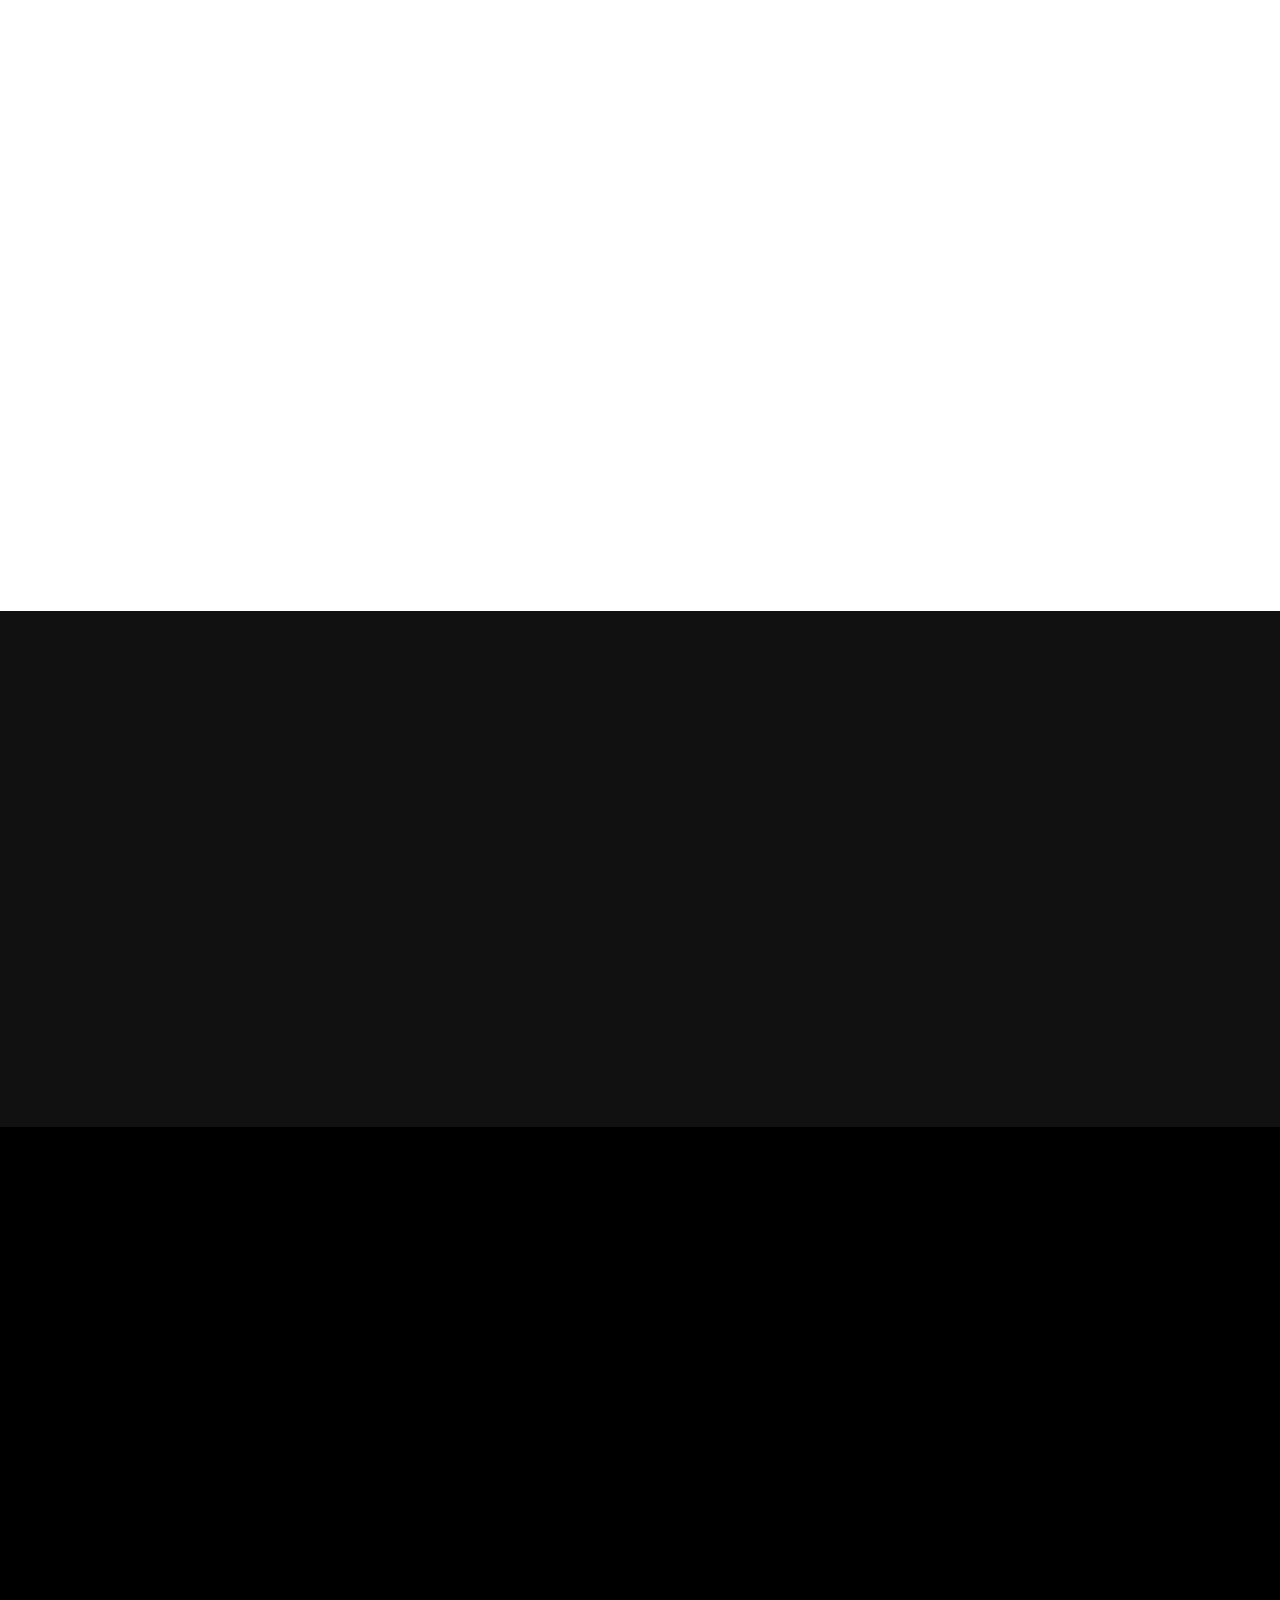
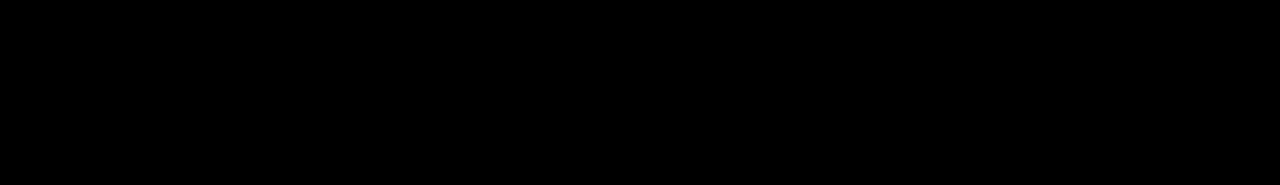
<file: bicicletas/nebula.html>
<!DOCTYPE html>
<html lang="pt-br">
<head>
    <meta charset="UTF-8" />
    <meta name="viewport" content="width=device-width, initial-scale=1.0" />

    <title>Nebula | Bikcraft</title>
    <meta name="description" content="Bicicleta Nebula Bikcraft"/>

    <link rel="shortcut icon" href="../img/favicon.svg" type="image/svg+xml">
    <link rel="stylesheet" href="../plugins/animate.css">
    <link rel="preload" href="../css/style.css" as="style">
    <link rel="stylesheet" href="../css/style.css" />
    <link rel="preconnect" href="https://fonts.googleapis.com">
    <link rel="preconnect" href="https://fonts.gstatic.com" crossorigin>
    <link href="https://fonts.googleapis.com/css2?family=Merriweather:ital,wght@1,900&family=Poppins:wght@400;600&family=Roboto:wght@500&display=swap" rel="stylesheet">
</head>
<body id="bicicleta">
    <header class="header-bg">
        <div class="header container animated fadeIn delay-01s">
            <a href="../index.html">
                <img src="../img/bikcraft.svg" width="136" height="32" alt="Bikcraft" />
            </a>

            <nav aria-label="primaria">
                <ul class="header-menu font-1-m cor-0">
                    <li><a href="../bicicletas.html">Bicicletas</a></li>
                    <li><a href="../seguros.html">Seguros</a></li>
                    <li><a href="../contato.html">Contato</a></li>
                </ul>
            </nav>
        </div>
    </header>

    <main class="titulo-bg">
        <div>
            <div class="titulo container">
                <p class="font-2-xl cor-5">R$ 3999</p>
                <h1 class="font-1-xxl cor-0 animated fadeInLeft delay-01s">Nebula Cosmic<span class="cor-p1">.</span></h1>
            </div>
        </div>
        <div class="bicicleta container">
            <div class="bicicleta-imagens animated fadeInUp delay-02s">
                <img src="../img/bicicleta/nimbus3.jpg" width="1120" height="880" alt="bicicleta 1">
                <img src="../img/bicicleta/nimbus1.jpg" width="1120" height="880" alt="bicicleta 2">
                <img src="../img/bicicleta/nimbus2.jpg" width="1120" height="880" alt="bicicleta 3">
            </div>

            <div class="bicicleta-conteudo">
                <p class="font-2-l cor-5 animated fadeIn delay-04s">
                    A Nebula Cosmic é a melhor Bikcraft já criada pela nossa equipe. Ela vem equipada com os melhores acessórios, o que garante maior velocidade.
                </p>
                <div class="bicicleta-comprar">
                    <a href="../orcamento.html?tipo=bikcraft&produto=nebula" class="botao animated fadeIn delay-05s">Comprar agora</a>
                    <span class="font-1-xs cor-6"><img src="../img/icones/entrega.svg" width="16" height="16" alt=""> entrega em 5 dias</span>
                    <span class="font-1-xs cor-6"><img src="../img/icones/estoque.svg" width="16" height="16" alt=""> 23 em estoque</span>
                </div>

                <h2 class="font-1-xs cor-0 wow fadeIn delay-01s">Informações</h2>
                <ul class="bicicleta-informacoes">
                    <li class="wow fadeInUp delay-01s">
                        <img src="../img/icones/eletrica.svg" width="24" height="24" alt="">
                        <h3 class="font-1-m cor-0">Motor Elétrico</h3>
                        <p class="font-2-xs cor-5">Permite você viajar distâncias inimaginaveis com a sua bike.</p>
                    </li>
                    <li class="wow fadeInUp delay-01s">
                        <img src="../img/icones/velocidade.svg" width="24" height="24" alt="">
                        <h3 class="font-1-m cor-0">40 Km/h</h3>
                        <p class="font-2-xs cor-5">A mais rápida bicicleta elétrica disponível hoje no mercado.</p>
                    </li>
                    <li class="wow fadeInUp delay-01s">
                        <img src="../img/icones/rastreador.svg" width="24" height="24" alt="">
                        <h3 class="font-1-m cor-0">Rastreador</h3>
                        <p class="font-2-xs cor-5">Rastreador e sistema anti-furto para garantir o seu sossego.</p>
                    </li>
                    <li class="wow fadeInUp delay-01s">
                        <img src="../img/icones/carbono.svg" width="24" height="24" alt="">
                        <h3 class="font-1-m cor-0">Fibra de Carbono</h3>
                        <p class="font-2-xs cor-5">Maior proteção possível para a sua Bikcraft com fibra de carbono.</p>
                    </li>
                </ul>

                <h2 class="font-1-xs cor-0 wow fadeIn delay-01s">Ficha técnica</h2>
                <ul class="bicicleta-ficha font-2-s cor-4 wow fadeInUp delay-02s">
                    <li>Peso <span>9 Kg</span></li>
                    <li>Altura <span>60 cm</span></li>
                    <li>Largura <span>120 cm</span></li>
                    <li>Profundidade <span>10 cm</span></li>
                    <li>Marchas <span>16</span></li>
                    <li>Roda <span>29</span></li>
                </ul>
            </div>
        </div>
    </main>

    <article class="bicicletas-lista container">
        <h2 class="font-1-xxl">Escolha a sua<span class="cor-p1">.</span></h2>
        <ul>
            <li class="wow fadeIn delay-01s">
                <a href="./magic.html">
                    <img src="../img/bicicletas/magic.jpg" width="1120" height="680" alt="Bicicleta preta">
                    <h3 class="font-1-xl">Magic Might</h3>
                    <span class="font-2-m cor-8">R$ 2499</span>
                </a>
            </li>
            <li class="wow fadeIn delay-03s">
                <a href="./nimbus.html">
                    <img src="../img/bicicletas/nimbus.jpg" width="1120" height="680" alt="Bicicleta preta">
                    <h3 class="font-1-xl">Nimbus Stark</h3>
                    <span class="font-2-m cor-8">R$ 4999</span>
                </a>
            </li>
        </ul>
    </article>

    <article class="seguro-bg">
        <div class="seguro container">
            <div class="seguro-imagem wow fadeIn delay-01s">
                <img src="../img/fotos/seguros.jpg" width="1360" height="1512" alt="Pessoa parada em cima de uma bicicleta">
            </div>
            <div class="seguro-conteudo">
                <h2 class="font-1-xxl cor-0 wow fadeIn delay-02s">Pedale mais tranquilo com o nosso <span class="cor-p1">seguro.</span></h2>
                <p class="font-2-l cor-5 wow fadeIn delay-03s">
                    Inscreva-se em um dos planos do nosso seguro Bikcraft e aproveite diversos benefícios.
                </p>
                <a class="botao wow fadeIn delay-04s" href="../seguros.html">Conheça mais</a>
            </div>
        </div>
    </article>

    <footer class="footer-bg">
        <div class="footer container wow fadeIn delay-01s">
            <a href="#">
                <img src="../img/bikcraft.svg" width="136" height="32" alt="Bikcraft" />
            </a>
            <div class="footer-contato">
                <h3 class="font-2-l-b cor-0">Contato</h3>
                <ul class="font-2-m cor-5">
                    <li><a href="tel:555199999999" target="_blank" rel="noopener noreferrer">+55 51 99999-9999</a></li>
                    <li><a href="mailto:contato@bikcraft.com">contato@bikcraft.com</a></li>
                    <li>Rua projeto academico, 123 - Origamid</li>
                    <li>Porto-Alegre - RS</li>
                </ul>
                <div class="footer-redes">
                    <a href="https://www.instagram.com/" target="_blank" rel="noopener noreferrer">
                        <img src="../img/redes/instagram.svg" width="32" height="32" alt="Instagram">
                    </a>
                    <a href="https://www.facebook.com/" target="_blank" rel="noopener noreferrer">
                        <img src="../img/redes/facebook.svg" width="32" height="32" alt="Facebook">
                    </a>
                    <a href="https://www.youtube.com/" target="_blank" rel="noopener noreferrer">
                        <img src="../img/redes/youtube.svg" width="32" height="32" alt="Youtube">
                    </a>
                </div>
            </div>
            <div class="footer-informacoes">
                <h3 class="font-2-l-b cor-0">Informações</h3>
                <nav>
                    <ul class="font-1-m cor-5">
                        <li><a href="../bicicletas.html">Bicicletas</a></li>
                        <li><a href="../seguros.html">Seguros</a></li>
                        <li><a href="../contato.html">Contato</a></li>
                        <li><a href="../termos.html">Termos</a></li>
                    </ul>
                </nav>
            </div>
            <p class="footer-copy font-2-m cor-6">Bikcraft © Alguns direitos reservados.</p>
        </div>
    </footer>

    <script src="../plugins/wow.min.js"></script>
    <script src="../js/script.js"></script>
    <script>
		new WOW().init();
	</script>
</body>
</html>
</file>
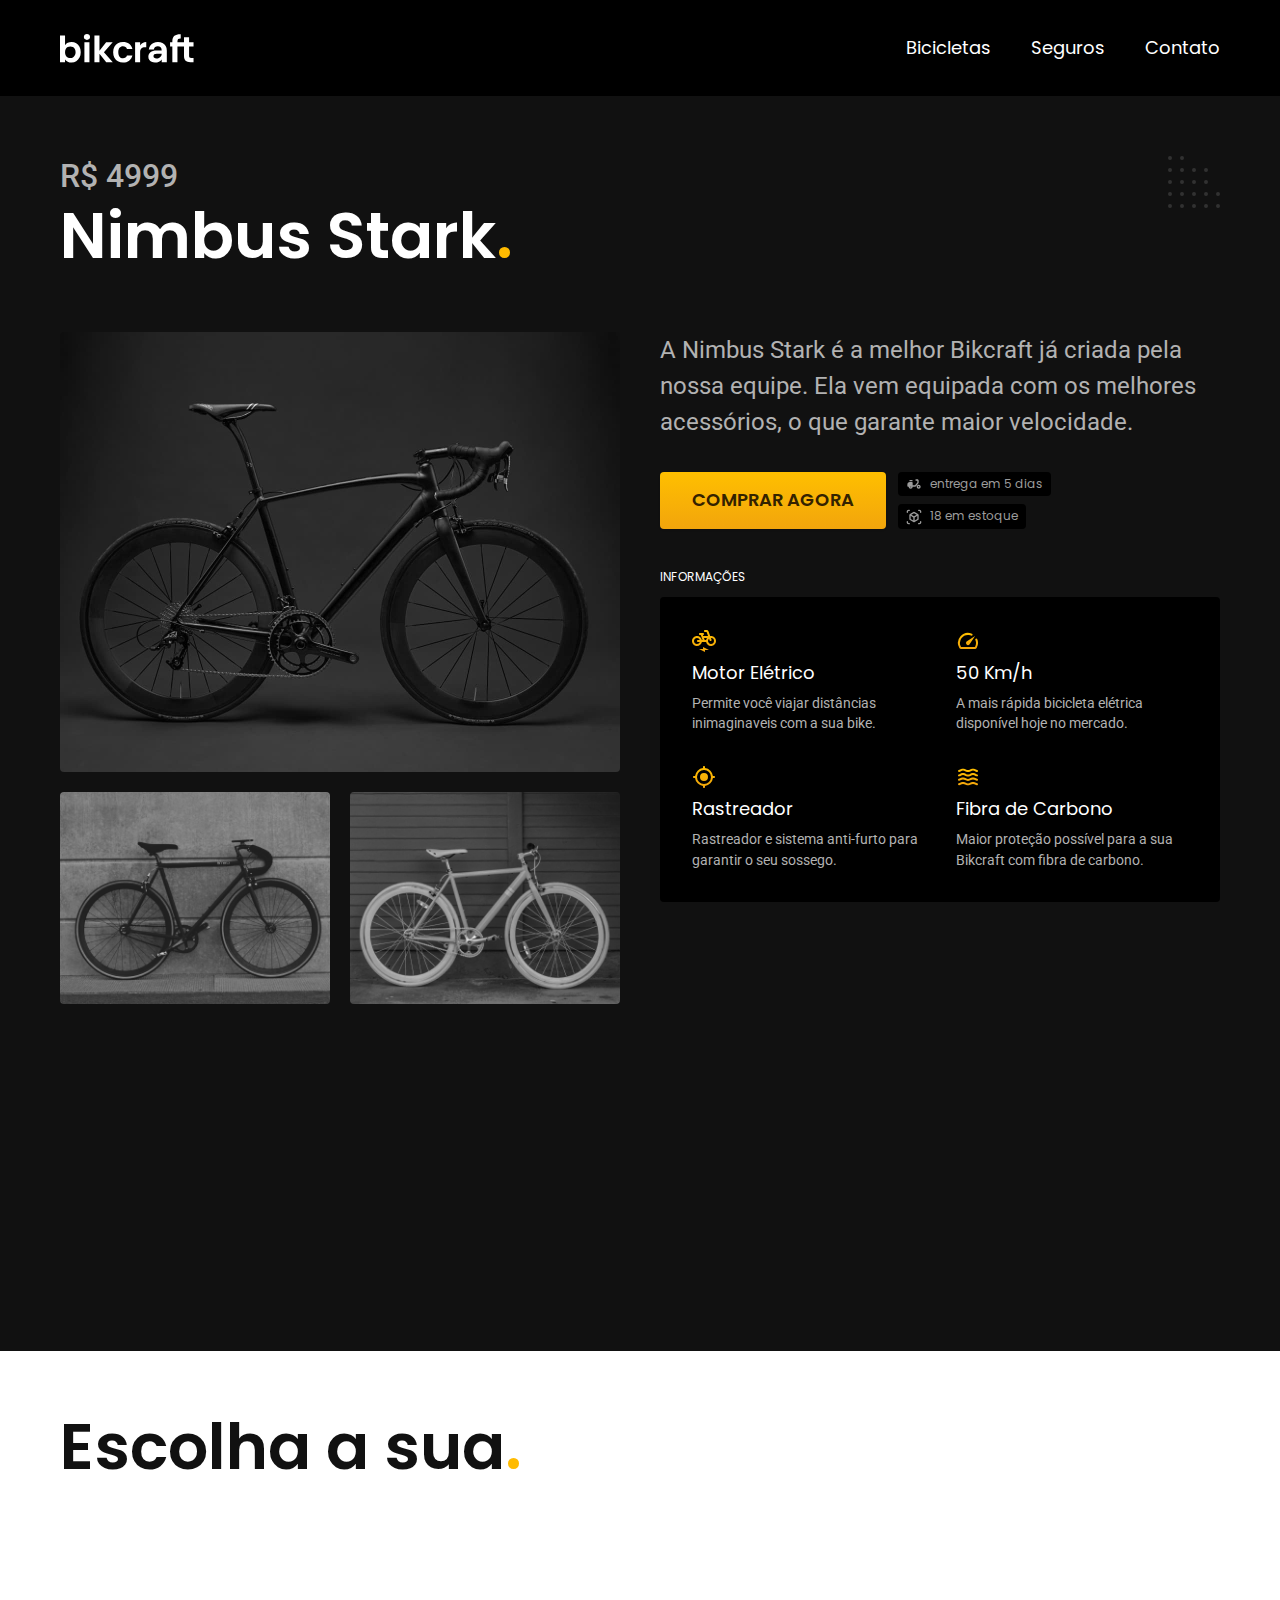
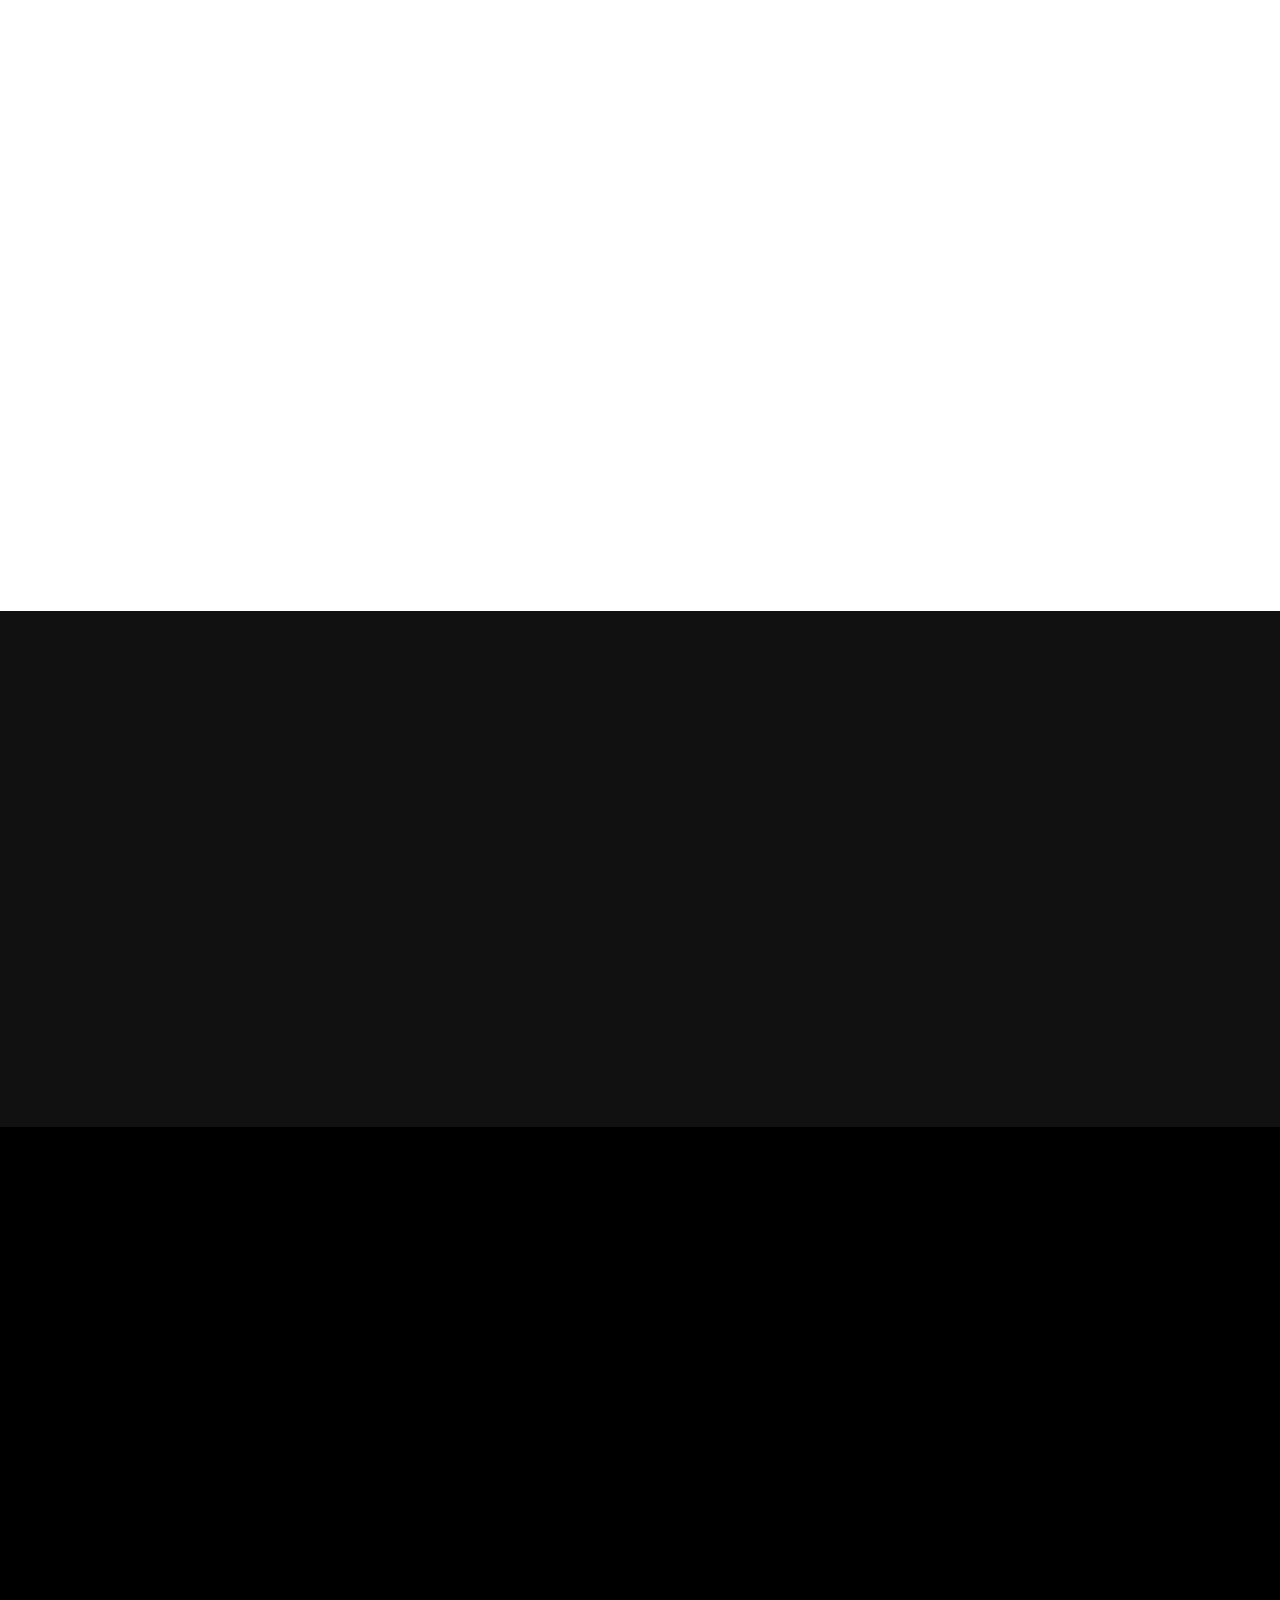
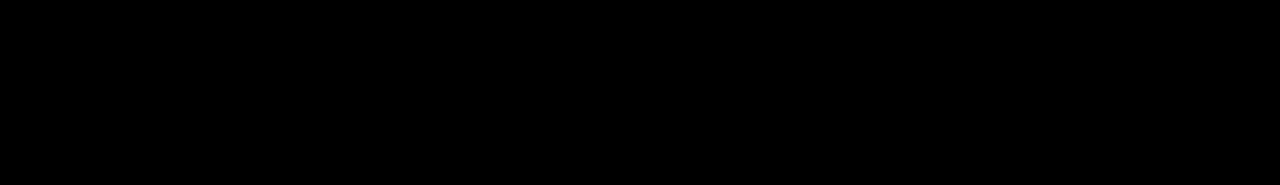
<file: bicicletas/nimbus.html>
<!DOCTYPE html>
<html lang="pt-br">
<head>
    <meta charset="UTF-8" />
    <meta name="viewport" content="width=device-width, initial-scale=1.0" />

    <title>Nimbus | Bikcraft</title>
    <meta name="description" content="Bicicleta Nimbus Bikcraft"/>

    <link rel="shortcut icon" href="../img/favicon.svg" type="image/svg+xml">
    <link rel="stylesheet" href="../plugins/animate.css">
    <link rel="preload" href="../css/style.css" as="style">
    <link rel="stylesheet" href="../css/style.css" />
    <link rel="preconnect" href="https://fonts.googleapis.com">
    <link rel="preconnect" href="https://fonts.gstatic.com" crossorigin>
    <link href="https://fonts.googleapis.com/css2?family=Merriweather:ital,wght@1,900&family=Poppins:wght@400;600&family=Roboto:wght@500&display=swap" rel="stylesheet">
</head>
<body id="bicicleta">
    <header class="header-bg">
        <div class="header container animated fadeIn delay-01s">
            <a href="../index.html">
                <img src="../img/bikcraft.svg" width="136" height="32" alt="Bikcraft" />
            </a>

            <nav aria-label="primaria">
                <ul class="header-menu font-1-m cor-0">
                    <li><a href="../bicicletas.html">Bicicletas</a></li>
                    <li><a href="../seguros.html">Seguros</a></li>
                    <li><a href="../contato.html">Contato</a></li>
                </ul>
            </nav>
        </div>
    </header>

    <main class="titulo-bg">
        <div>
            <div class="titulo container">
                <p class="font-2-xl cor-5">R$ 4999</p>
                <h1 class="font-1-xxl cor-0 animated fadeInLeft delay-01s">Nimbus Stark<span class="cor-p1">.</span></h1>
            </div>
        </div>
        <div class="bicicleta container">
            <div class="bicicleta-imagens animated fadeInUp delay-02s">
                <img src="../img/bicicleta/nimbus1.jpg" width="1120" height="880" alt="bicicleta 1">
                <img src="../img/bicicleta/nimbus2.jpg" width="1120" height="880" alt="bicicleta 2">
                <img src="../img/bicicleta/nimbus3.jpg" width="1120" height="880" alt="bicicleta 3">
            </div>

            <div class="bicicleta-conteudo">
                <p class="font-2-l cor-5 animated fadeIn delay-04s">
                    A Nimbus Stark é a melhor Bikcraft já criada pela nossa equipe. Ela vem equipada com os melhores acessórios, o que garante maior velocidade.
                </p>
                <div class="bicicleta-comprar">
                    <a href="../orcamento.html?tipo=bikcraft&produto=nimbus" class="botao animated fadeIn delay-05s">Comprar agora</a>
                    <span class="font-1-xs cor-6"><img src="../img/icones/entrega.svg" width="16" height="16" alt=""> entrega em 5 dias</span>
                    <span class="font-1-xs cor-6"><img src="../img/icones/estoque.svg" width="16" height="16" alt=""> 18 em estoque</span>
                </div>

                <h2 class="font-1-xs cor-0 wow fadeIn delay-01s">Informações</h2>
                <ul class="bicicleta-informacoes">
                    <li class="wow fadeInUp delay-01s">
                        <img src="../img/icones/eletrica.svg" width="24" height="24" alt="">
                        <h3 class="font-1-m cor-0">Motor Elétrico</h3>
                        <p class="font-2-xs cor-5">Permite você viajar distâncias inimaginaveis com a sua bike.</p>
                    </li>
                    <li class="wow fadeInUp delay-01s">
                        <img src="../img/icones/velocidade.svg" width="24" height="24" alt="">
                        <h3 class="font-1-m cor-0">50 Km/h</h3>
                        <p class="font-2-xs cor-5">A mais rápida bicicleta elétrica disponível hoje no mercado.</p>
                    </li>
                    <li class="wow fadeInUp delay-01s">
                        <img src="../img/icones/rastreador.svg" width="24" height="24" alt="">
                        <h3 class="font-1-m cor-0">Rastreador</h3>
                        <p class="font-2-xs cor-5">Rastreador e sistema anti-furto para garantir o seu sossego.</p>
                    </li>
                    <li class="wow fadeInUp delay-01s">
                        <img src="../img/icones/carbono.svg" width="24" height="24" alt="">
                        <h3 class="font-1-m cor-0">Fibra de Carbono</h3>
                        <p class="font-2-xs cor-5">Maior proteção possível para a sua Bikcraft com fibra de carbono.</p>
                    </li>
                </ul>

                <h2 class="font-1-xs cor-0 wow fadeIn delay-01s">Ficha técnica</h2>
                <ul class="bicicleta-ficha font-2-s cor-4 wow fadeInUp delay-02s">
                    <li>Peso <span>9 Kg</span></li>
                    <li>Altura <span>60 cm</span></li>
                    <li>Largura <span>120 cm</span></li>
                    <li>Profundidade <span>10 cm</span></li>
                    <li>Marchas <span>16</span></li>
                    <li>Roda <span>29</span></li>
                </ul>
            </div>
        </div>
    </main>

    <article class="bicicletas-lista container">
        <h2 class="font-1-xxl">Escolha a sua<span class="cor-p1">.</span></h2>
        <ul>
            <li class="wow fadeIn delay-01s">
                <a href="./magic.html">
                    <img src="../img/bicicletas/magic.jpg" width="1120" height="680" alt="Bicicleta preta">
                    <h3 class="font-1-xl">Magic Might</h3>
                    <span class="font-2-m cor-8">R$ 2499</span>
                </a>
            </li>
            <li class="wow fadeIn delay-03s">
                <a href="./nebula.html">
                    <img src="../img/bicicletas/nebula.jpg" width="1120" height="680" alt="Bicicleta preta">
                    <h3 class="font-1-xl">Nebula Cosmic</h3>
                    <span class="font-2-m cor-8">R$ 3999</span>
                </a>
            </li>
        </ul>
    </article>

    <article class="seguro-bg">
        <div class="seguro container">
            <div class="seguro-imagem wow fadeIn delay-01s">
                <img src="../img/fotos/seguros.jpg" width="1360" height="1512" alt="Pessoa parada em cima de uma bicicleta">
            </div>
            <div class="seguro-conteudo">
                <h2 class="font-1-xxl cor-0 wow fadeIn delay-02s">Pedale mais tranquilo com o nosso <span class="cor-p1">seguro.</span></h2>
                <p class="font-2-l cor-5 wow fadeIn delay-03s">
                    Inscreva-se em um dos planos do nosso seguro Bikcraft e aproveite diversos benefícios.
                </p>
                <a class="botao wow fadeIn delay-04s" href="../seguros.html">Conheça mais</a>
            </div>
        </div>
    </article>

    <footer class="footer-bg">
        <div class="footer container wow fadeIn delay-01s">
            <a href="#">
                <img src="../img/bikcraft.svg" width="136" height="32" alt="Bikcraft" />
            </a>
            <div class="footer-contato">
                <h3 class="font-2-l-b cor-0">Contato</h3>
                <ul class="font-2-m cor-5">
                    <li><a href="tel:555199999999" target="_blank" rel="noopener noreferrer">+55 51 99999-9999</a></li>
                    <li><a href="mailto:contato@bikcraft.com">contato@bikcraft.com</a></li>
                    <li>Rua projeto academico, 123 - Origamid</li>
                    <li>Porto-Alegre - RS</li>
                </ul>
                <div class="footer-redes">
                    <a href="https://www.instagram.com/" target="_blank" rel="noopener noreferrer">
                        <img src="../img/redes/instagram.svg" width="32" height="32" alt="Instagram">
                    </a>
                    <a href="https://www.facebook.com/" target="_blank" rel="noopener noreferrer">
                        <img src="../img/redes/facebook.svg" width="32" height="32" alt="Facebook">
                    </a>
                    <a href="https://www.youtube.com/" target="_blank" rel="noopener noreferrer">
                        <img src="../img/redes/youtube.svg" width="32" height="32" alt="Youtube">
                    </a>
                </div>
            </div>
            <div class="footer-informacoes">
                <h3 class="font-2-l-b cor-0">Informações</h3>
                <nav>
                    <ul class="font-1-m cor-5">
                        <li><a href="../bicicletas.html">Bicicletas</a></li>
                        <li><a href="../seguros.html">Seguros</a></li>
                        <li><a href="../contato.html">Contato</a></li>
                        <li><a href="../termos.html">Termos</a></li>
                    </ul>
                </nav>
            </div>
            <p class="footer-copy font-2-m cor-6">Bikcraft © Alguns direitos reservados.</p>
        </div>
    </footer>

    <script src="../plugins/wow.min.js"></script>
    <script src="../js/script.js"></script>
    <script>
		new WOW().init();
	</script>
</body>
</html>
</file>
<file: css/style.css>
@import "./global/global.css";
@import "./utilidades/tipografia.css";
@import "./utilidades/cores.css";

@import "./global/header.css";
@import "./global/footer.css";

/* Utilidades */
@import "./utilidades/componentes.css";
@import "./utilidades/formulario.css";

/* Home */
@import "./home/introducao.css";
@import "./home/tecnologia.css";
@import "./home/parceiros.css";
@import "./home/depoimento.css";

/* Bicicletas */
@import "./bicicletas/bicicletas-lista.css";
@import "./bicicletas/bicicletas.css";

/* Bicicleta */
@import "./bicicleta/bicicleta.css";
@import "./bicicleta/seguro.css";

/* Seguros */
@import "./seguros/seguros.css";
@import "./seguros/vantagens.css";
@import "./seguros/perguntas.css";

/* Contato */
@import "./contato/contato.css";
@import "./contato/lojas.css";

/* Contato */
@import "./orcamento/orcamento.css";

/* Termos */
@import "./termos/termos.css";
</file>
